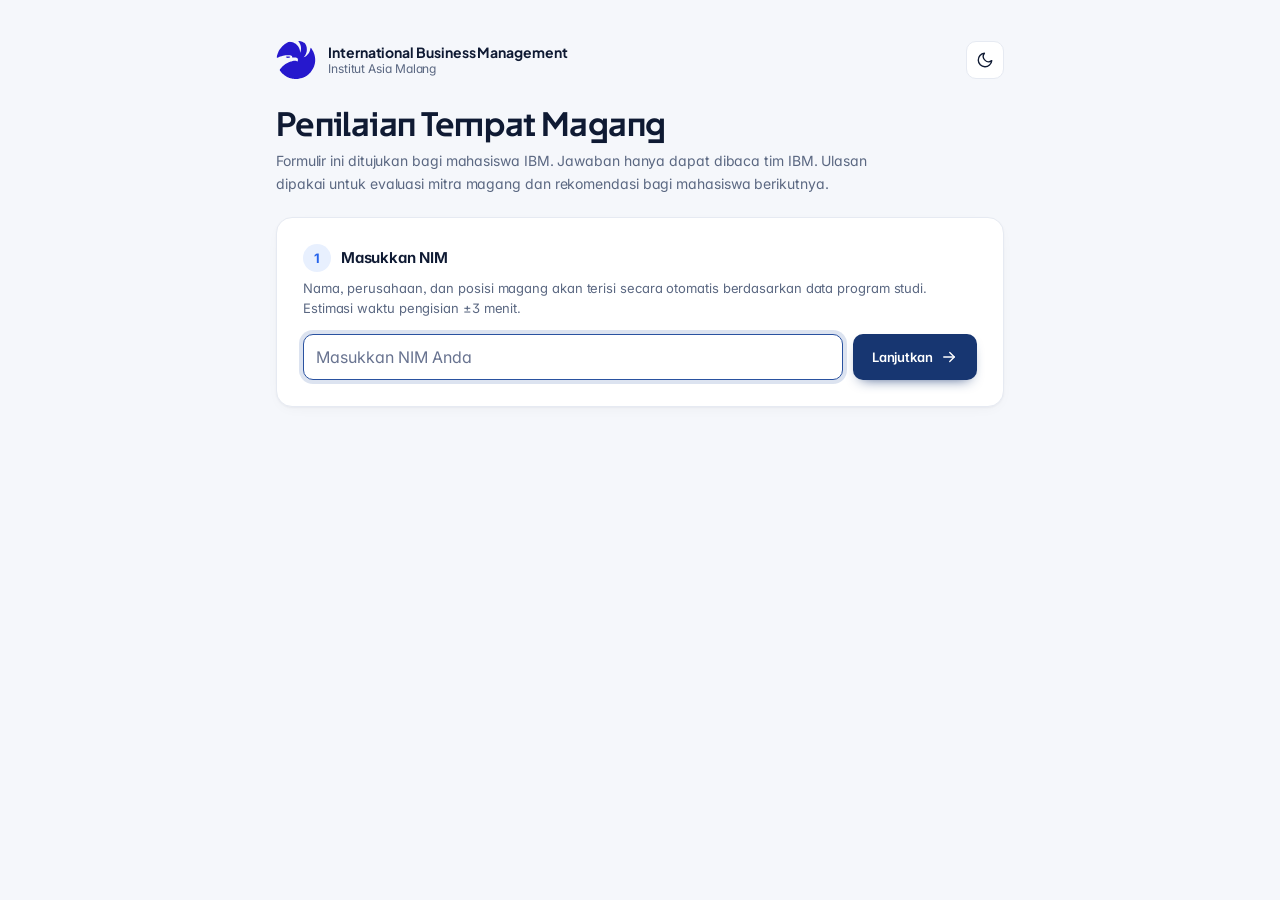
<file: penilaian-magang.html>
<!doctype html>
<html lang="id">
<head>
  <meta charset="utf-8">
  <meta name="viewport" content="width=device-width, initial-scale=1, viewport-fit=cover">
  <meta name="theme-color" content="#FFFFFF">
  <meta name="format-detection" content="telephone=no">
  <title>Penilaian Tempat Magang · IBM Institut Asia Malang</title>
  <meta name="description" content="Form penilaian tempat magang untuk mahasiswa International Business Management (IBM) Institut Asia Malang.">
  <meta name="robots" content="noindex">
  <link rel="icon" href="assets/img/logo-light.svg" type="image/svg+xml" media="(prefers-color-scheme: light)">
  <link rel="icon" href="assets/img/logo-dark.svg" type="image/svg+xml" media="(prefers-color-scheme: dark)">
  <script src="assets/js/boot.js"></script>
  <link rel="preconnect" href="https://fonts.googleapis.com">
  <link rel="preconnect" href="https://fonts.gstatic.com" crossorigin>
  <link href="https://fonts.googleapis.com/css2?family=Inter:wght@400;500;600;700&family=Plus+Jakarta+Sans:wght@600;700;800&display=swap" rel="stylesheet">
  <link rel="stylesheet" href="assets/css/tokens.css">
  <link rel="stylesheet" href="assets/css/app.css">
  <link rel="stylesheet" href="assets/css/form-publik.css">
</head>
<body class="public">
  <main class="pf" id="app">
    <header class="pf-head">
      <!-- Baris merek: logo · nama program · tombol tema -->
      <div class="pf-top">
        <span class="logo pf-logo"><img class="logo-l" src="assets/img/logo-light.svg" alt="" width="40" height="40"><img class="logo-d" src="assets/img/logo-dark.svg" alt="" width="40" height="40"></span>
        <span class="pf-org"><strong>International Business Management</strong><small>Institut Asia Malang</small></span>
        <button class="btn btn-ghost btn-icon" type="button" id="pf-theme" aria-label="Ganti tema terang/gelap" title="Ganti tema terang/gelap"></button>
      </div>
      <h1>Penilaian Tempat Magang</h1>
      <!-- Nama batch diisi otomatis dari tautan (?batch=B1) oleh penilaian-form.js -->
      <p id="pf-batch">Formulir ini ditujukan bagi mahasiswa IBM. Jawaban hanya dapat dibaca tim IBM. Ulasan dipakai untuk evaluasi mitra magang dan rekomendasi bagi mahasiswa berikutnya.</p>
    </header>
    <div id="pf-body" class="pf-body">
      <div class="boot" role="status"><p class="muted">Memuat form…</p></div>
    </div>
  </main>
  <div class="toasts" id="toasts" role="status" aria-live="polite"></div>
  <noscript>Form ini memerlukan JavaScript.</noscript>
  <script type="module" src="assets/js/penilaian-form.js"></script>
</body>
</html>
</file>
<file: assets/css/tokens.css>
/* =========================================================================
   DESIGN TOKENS — disalin dari style website IBM agar seragam.
   Bagian "Tambahan dashboard" di bawah hanya menambah token yang dibutuhkan
   dashboard (status, grafik, sidebar); token asli tidak diubah.
   ========================================================================= */

/* ---------- 1. Design tokens ---------- */
:root {
  /* Biru identitas dan turunannya */
  --brand:      #173671;
  --brand-700:  #102A5C;
  --brand-800:  #0C2048;
  --brand-900:  #08142F;
  --brand-500:  #2A52A0;
  --brand-300:  #8CA2D2;
  --brand-100:  #DDE4F2;
  --brand-50:   #EEF2F9;

  /* Kuning identitas dan turunannya */
  --gold:       #EBB213;
  --gold-hover: #F5C93A;
  --gold-ink:   #7F5E00;   /* teks aksen di latar terang (kontras 6:1) */
  --gold-100:   #FCF3D2;

  /* Netral */
  --ink:    #0F1A33;       /* judul */
  --text:   #33415C;       /* isi */
  --muted:  #5B6882;       /* teks sekunder */
  --line:   #DAE0EC;       /* garis/border */
  --paper:  #F4F6FA;       /* latar halaman */
  --white:  #FFFFFF;

  /* Token semantik */
  --surface:      #FFFFFF;   /* kartu, header, input */
  --surface-alt:  #FFFFFF;   /* latar section putih */
  --link:         var(--brand);
  --link-2:       var(--brand-500);
  --fill-ui:      var(--brand);
  --fill-ui-hover: var(--brand-700);
  --focus:        var(--brand-500);
  --header-bg:    rgba(255, 255, 255, .92);
  --partner-surface: #FFFFFF;

  /* Tipografi */
  --font-head: "Plus Jakarta Sans", "Inter", system-ui, -apple-system, "Segoe UI", Roboto, Arial, sans-serif;
  --font-sans: "Inter", system-ui, -apple-system, "Segoe UI", Roboto, Arial, sans-serif;

  /* Layout */
  --container: 1200px;
  --gutter: clamp(1.25rem, 4vw, 2.5rem);
  --space-section: clamp(4rem, 2.5rem + 5.5vw, 7.5rem);
  --header-h: 80px;

  /* Bentuk */
  --r-sm: 8px;
  --r-md: 14px;
  --r-lg: 22px;
  --shadow-pop: 0 20px 44px -20px rgba(8, 20, 47, .38);
  --ease: cubic-bezier(.2, .7, .2, 1);

  color-scheme: light;

  /* ---------- Tambahan dashboard ---------- */
  --topbar-h: 64px;
  --sidebar-w: 252px;
  --rail-w: 84px;       /* sidebar ikon di tablet (641–1024px) */
  --bottom-h: 62px;     /* navigasi bawah di HP (≤ 640px) */
  --page-max: 1560px;

  /* Huruf antarmuka: Inter untuk seluruh teks & judul kartu, Plus Jakarta Sans
     hanya untuk judul halaman, angka KPI, dan nama aplikasi. */
  --font-ui: "Inter", system-ui, -apple-system, BlinkMacSystemFont, "Segoe UI", Roboto, "Helvetica Neue", Arial, sans-serif;
  --fs-2xs: 11px;    /* judul kolom tabel, label kecil */
  --fs-xs: 12px;     /* teks sekunder, bantuan */
  --fs-sm: 13px;     /* isi tabel, tombol, input */
  --fs-base: 14px;   /* teks utama */
  --fs-md: 15px;     /* judul kartu */
  --fs-lg: 17px;     /* judul bagian / popup */
  --fs-xl: clamp(1.3rem, 1.12rem + .55vw, 1.6rem);   /* judul halaman */
  --fs-kpi: clamp(1.2rem, 1.08rem + .4vw, 1.45rem);  /* angka KPI */
  --ctl-h: 38px;     /* tinggi input, select, tombol */
  --ctl-h-sm: 32px;
  --r-card: 16px;
  --r-sm: 10px;                       /* tombol, input (menimpa nilai website 8px khusus dashboard) */
  --paper: #F5F7FB;                   /* latar halaman dashboard */
  --line:  #E6EAF2;                   /* garis kartu/tabel dashboard */
  --surface-sunk: #F8FAFD;            /* header tabel, area input pasif */
  --row-hover:    #F5F8FD;
  --group-bg:     #EEF2F9;            /* baris pembatas grup tabel (mis. Semester 1 / Batch 1) — biru lembut, teks --link */
  --shadow-card:  0 1px 2px rgba(15, 26, 51, .04), 0 4px 16px -6px rgba(15, 26, 51, .06);
  --placeholder:  #687390;            /* ≥ 4.5:1 di atas --surface & --surface-sunk */
  --scroll-thumb: #C3CDE2;
  --ring:         rgba(42, 82, 160, .16);

  /* Ritme jarak: rapat di dalam satu kelompok, lega di antara blok
     (judul → tab → isi tab → KPI → tabel; judul bagian Dashboard memakai --sp-section) */
  --sp-tight:   8px;
  --sp-group:   16px;
  --sp-block:   clamp(20px, 1rem + .9vw, 28px);
  --sp-section: clamp(28px, 1.25rem + 1.6vw, 44px);

  /* Gerak: ease-out eksponensial, singkat; semua mati otomatis bila prefers-reduced-motion */
  --ease-out: cubic-bezier(.16, 1, .3, 1);
  --dur-1: 120ms;   /* hover, tekan, keluar */
  --dur-2: 200ms;   /* popup masuk, toast */
  --dur-3: 320ms;   /* isi halaman/tab masuk */
  --line-soft:    #EEF1F6;            /* garis antar-baris tabel */
  --scrim:        rgba(8, 20, 47, .45);

  /* Status — selalu dipasangkan dengan label/ikon, tidak warna saja.
     Tiap nada punya hue yang jelas berbeda (tidak "nyaru"), kontras teks ≥ 4.5:1 di atas latarnya. */
  --ok:       #067647;  --ok-bg:      #DCFAE6;   /* hijau  — selesai, lunas, hadir */
  --warn:     #A15C07;  --warn-bg:    #FEF3C7;   /* amber  — proses, menunggu */
  --bad:      #B42318;  --bad-bg:     #FEE4E2;   /* merah  — belum, ditolak, tidak hadir */
  --info:     #175CD3;  --info-bg:    #DCEBFE;   /* biru   — dijadwalkan, diterima, online */
  --neutral:  #475467;  --neutral-bg: #EEF1F6;   /* abu    — draft, tidak aktif */
  --violet:   #6941C6;  --violet-bg:  #EFE8FD;   /* ungu   — lulus, diganti dosen lain */
  --teal:     #0E7490;  --teal-bg:    #D5F4F9;   /* toska  — berjalan, tugas mandiri, daring */

  /* Grafik (divalidasi untuk buta warna & kontras terhadap permukaan) */
  --chart-1: #2A52A0;   /* pemasukan / seri utama */
  --chart-2: #C8940A;   /* pengeluaran / seri kedua */
  --chart-3: #B4466E;   /* seri ketiga (divalidasi CVD bersama chart-1 & 2) */
  --chart-grid: #E6EAF2;

  /* Sidebar terang (sewarna kartu); menu aktif = pil biru lembut. Footer mengikuti --side-bg. */
  --side-bg:      var(--surface);
  --side-ink:     var(--text);
  --side-muted:   var(--muted);
  --side-hover:   var(--row-hover);
  --side-active:  var(--brand-50);
  --side-line:    var(--line);

  /* Warna pastel ikon (lingkaran KPI, kotak ikon rekap menu): teks + latar */
  --t-blue:   #2563EB;  --t-blue-bg:   #E8F0FE;
  --t-green:  #0E9F6E;  --t-green-bg:  #E3F7EE;
  --t-amber:  #B7791F;  --t-amber-bg:  #FDF1D7;
  --t-violet: #6D4AD6;  --t-violet-bg: #EEE9FC;
}

/* =========================================================================
   MODE GELAP — hanya menimpa token warna saat <html data-theme="dark">.
   Pilihan disimpan di localStorage ("ibm_theme"), sama dengan website.
   ========================================================================= */
:root[data-theme="dark"] {
  color-scheme: dark;
  --paper:        #0A1124;
  --surface:      #111B36;
  --surface-alt:  #0D1630;
  --ink:          #F2F5FB;
  --text:         #C6D0E6;
  --muted:        #98A5C2;
  --line:         #25335A;
  --brand-50:     #1A284D;
  --brand-100:    #263760;
  --gold-ink:     #EBB213;
  --gold-100:     rgba(235, 178, 19, .13);
  --link:         #A5BEF2;
  --link-2:       #8FB0F5;
  --fill-ui:      #2A52A0;
  --fill-ui-hover:#3A66BE;
  --focus:        #EBB213;
  --header-bg:    rgba(10, 17, 36, .88);
  --partner-surface: #F5F7FC;
  --shadow-pop:   0 20px 44px -20px rgba(0, 0, 0, .75);
  background: var(--paper);

  /* Tambahan dashboard */
  --surface-sunk: #0D1630;
  --row-hover:    #16224A;
  --group-bg:     #1B2852;
  --placeholder:  #7F8BA8;            /* ≥ 4.5:1 di atas --surface gelap */
  --scroll-thumb: #2E3D66;
  --ring:         rgba(165, 190, 242, .2);
  --line-soft:    #1E2B50;
  --scrim:        rgba(3, 8, 20, .65);
  --shadow-card:  0 1px 0 rgba(255, 255, 255, .02) inset;
  --ok:      #74D3A2;  --ok-bg:      rgba(116, 211, 162, .13);
  --warn:    #F5BE4F;  --warn-bg:    rgba(245, 190, 79, .14);
  --bad:     #FF9C94;  --bad-bg:     rgba(255, 120, 110, .14);
  --info:    #84B4FF;  --info-bg:    rgba(132, 180, 255, .14);
  --neutral: #A9B4CC;  --neutral-bg: rgba(169, 180, 204, .13);
  --violet:  #C4B1FA;  --violet-bg:  rgba(196, 177, 250, .14);
  --teal:    #6FD3E3;  --teal-bg:    rgba(111, 211, 227, .13);
  --chart-1: #5A82D2;
  --chart-2: #B8870A;
  --chart-3: #C8608A;
  --chart-grid: #1E2A4D;
  --side-bg: #0E1730;
  --t-blue:   #8FB0F5;  --t-blue-bg:   rgba(143, 176, 245, .14);
  --t-green:  #6FD6A8;  --t-green-bg:  rgba(111, 214, 168, .13);
  --t-amber:  #F0C15A;  --t-amber-bg:  rgba(240, 193, 90, .13);
  --t-violet: #B7A4F5;  --t-violet-bg: rgba(183, 164, 245, .14);
}
</file>
<file: assets/css/app.css>
/* =========================================================================
   DASHBOARD IBM — komponen antarmuka
   Semua warna & ukuran memakai token di tokens.css (mode terang & gelap otomatis).
   Struktur: 1 dasar · 2 kerangka · 3 halaman · 4 kartu & KPI · 5 tombol ·
             6 input & form · 7 tabel · 8 badge · 9 tab · 10 popup · 11 grafik ·
             12 jadwal · 13 kalender · 14 login · 15 responsif · 16 cetak
   Titik henti: ≤ 1200 (laptop kecil) · ≤ 1024 (tablet, sidebar jadi laci) ·
                ≤ 640 (HP) · ≤ 380 (HP kecil)
   ========================================================================= */

/* ---------- 1. Dasar ---------- */
*, *::before, *::after { box-sizing: border-box; }
html { -webkit-text-size-adjust: 100%; text-size-adjust: 100%; scroll-padding-top: calc(var(--topbar-h) + 12px); }
body {
  margin: 0; min-height: 100vh; min-height: 100dvh; overflow-x: hidden;
  font-family: var(--font-ui); font-size: var(--fs-base); line-height: 1.5; letter-spacing: -.006em;
  color: var(--text); background: var(--paper);
  -webkit-font-smoothing: antialiased; -moz-osx-font-smoothing: grayscale; text-rendering: optimizeLegibility;
  font-feature-settings: "cv11", "ss01", "ss03";
}
h1, h2, h3, h4 { font-family: var(--font-ui); color: var(--ink); margin: 0; line-height: 1.3; letter-spacing: -.012em; font-weight: 650; }
h1 { font-family: var(--font-head); font-weight: 700; letter-spacing: -.02em; }
p { margin: 0; }
a { color: var(--link-2); text-decoration: none; }
a:hover { text-decoration: underline; }
button, input, select, textarea { font: inherit; color: inherit; letter-spacing: inherit; }
button { -webkit-tap-highlight-color: transparent; }
img { max-width: 100%; }
:focus-visible { outline: 2px solid var(--focus); outline-offset: 2px; border-radius: 4px; }
.sr-only { position: absolute; width: 1px; height: 1px; overflow: hidden; clip: rect(0 0 0 0); white-space: nowrap; }
.num { font-variant-numeric: tabular-nums; }
.muted { color: var(--muted); }
.nowrap { white-space: nowrap; }
.hidden { display: none !important; }
.icon { width: 18px; height: 18px; flex: none; stroke: currentColor; fill: none; stroke-width: 1.8; stroke-linecap: round; stroke-linejoin: round; }
.icon.sm { width: 15px; height: 15px; }
::selection { background: var(--brand-100); color: var(--ink); }

/* ---------- 2. Kerangka ---------- */
.app { display: grid; grid-template-columns: var(--sidebar-w) minmax(0, 1fr); min-height: 100vh; min-height: 100dvh; }
.sidebar {
  position: sticky; top: 0; height: 100vh; height: 100dvh; overflow-y: auto; overscroll-behavior: contain;
  background: var(--side-bg); color: var(--side-ink); display: flex; flex-direction: column;
  border-right: 1px solid var(--side-line); scrollbar-width: thin; scrollbar-color: rgba(255,255,255,.15) transparent;
  padding-bottom: env(safe-area-inset-bottom);
}
.brand { display: flex; align-items: center; gap: 12px; padding: 18px 20px 16px; border-bottom: 1px solid var(--side-line); text-decoration: none !important; }
/* Logo: dua versi (biru terang · kuning gelap), tampil sesuai tema. Ukuran per tempat di bawah. */
.logo { display: inline-grid; flex: none; line-height: 0; }
.logo img { display: block; width: 100%; height: 100%; object-fit: contain; }
.logo .logo-d { display: none; }
:root[data-theme="dark"] .logo .logo-l { display: none; }
:root[data-theme="dark"] .logo .logo-d { display: block; }
.brand-mark { width: 40px; height: 40px; }          /* sidebar desktop & laci menu HP */
.gate-logo { width: 40px; height: 40px; }          /* kartu login (hanya layar sempit) */
.gate-art-logo { width: 40px; height: 40px; }       /* panel navy login (selalu kuning) */
.boot-logo { width: 56px; height: 56px; }           /* layar memuat */
.pf-logo { width: 40px; height: 40px; }             /* form publik penilaian magang */
.brand-text strong { display: block; font-family: var(--font-head); font-size: 15px; color: #fff; letter-spacing: 0; line-height: 1.25; }
.brand-text span { display: block; font-size: var(--fs-xs); color: var(--side-muted); line-height: 1.35; }
.nav { padding: 10px 12px 22px; flex: 1; }
.nav-group { margin-top: 18px; }
.nav-group.no-label { margin-top: 4px; }
.nav-group > span { display: block; padding: 0 10px 6px; font-size: var(--fs-2xs); font-weight: 650; letter-spacing: .08em; text-transform: uppercase; color: var(--side-muted); }
.nav a {
  position: relative; display: flex; align-items: center; gap: 11px; min-height: 36px; padding: 7px 10px; margin: 1px 0; border-radius: var(--r-sm);
  color: var(--side-ink); font-weight: 500; font-size: 13.5px; line-height: 1.3; text-decoration: none; transition: background .15s var(--ease), color .15s var(--ease);
}
.nav a > span:not(.count) { min-width: 0; overflow-wrap: anywhere; }
.nav a .icon { opacity: .85; }
.nav a:hover { background: var(--side-hover); color: #fff; }
.nav a[aria-current="page"] { background: var(--side-active); color: #fff; font-weight: 600; }
.nav a[aria-current="page"]::before { content: ""; position: absolute; left: -12px; top: 8px; bottom: 8px; width: 3px; border-radius: 0 3px 3px 0; background: var(--gold); }
.nav a[aria-current="page"] .icon { color: var(--gold); opacity: 1; }
.nav .count { margin-left: auto; font-size: var(--fs-2xs); color: var(--side-muted); font-variant-numeric: tabular-nums; padding-left: 6px; }
.side-foot { padding: 14px 20px 18px; border-top: 1px solid var(--side-line); font-size: var(--fs-xs); color: var(--side-muted); display: grid; gap: 4px; }
.side-foot .mode { display: inline-flex; align-items: center; gap: 6px; }
.side-foot .dot { width: 7px; height: 7px; border-radius: 50%; background: #74D3A2; }
.side-foot .dot.demo { background: var(--gold); }

.main { min-width: 0; display: flex; flex-direction: column; }
.topbar {
  position: sticky; top: 0; z-index: 20; height: var(--topbar-h); display: flex; align-items: center; gap: 8px;
  padding: 0 max(var(--gutter), env(safe-area-inset-right)) 0 max(var(--gutter), env(safe-area-inset-left));
  background: var(--header-bg); backdrop-filter: saturate(1.4) blur(10px); -webkit-backdrop-filter: saturate(1.4) blur(10px); border-bottom: 1px solid var(--line);
}
.topbar .crumb { display: flex; align-items: center; gap: 8px; font-size: var(--fs-sm); color: var(--muted); min-width: 0; overflow: hidden; white-space: nowrap; }
.topbar .crumb b { color: var(--ink); font-weight: 600; overflow: hidden; text-overflow: ellipsis; }
.topbar .crumb .sep { color: var(--line); }
.topbar .spacer { flex: 1; }
.btn.menu-btn { display: none; }
.nav a .short { display: none; }
.more-menu { display: none; }
.more-btn { border: 1px solid var(--brand-100); cursor: pointer; padding: 0; }
.more-btn:hover { border-color: var(--brand-300); }
.menu-who { display: grid; padding: 6px 10px 4px; line-height: 1.35; }
.menu-who b { color: var(--ink); font-size: var(--fs-sm); font-weight: 600; }
.menu-who small { color: var(--muted); font-size: var(--fs-xs); overflow-wrap: anywhere; }

/* Navigasi bawah (hanya HP) */
.bottom-nav {
  display: none; position: fixed; left: 0; right: 0; bottom: 0; z-index: 40; grid-template-columns: repeat(5, minmax(0, 1fr));
  min-height: var(--bottom-h); padding: 4px max(6px, env(safe-area-inset-right)) calc(4px + env(safe-area-inset-bottom)) max(6px, env(safe-area-inset-left));
  background: var(--header-bg); backdrop-filter: saturate(1.4) blur(10px); -webkit-backdrop-filter: saturate(1.4) blur(10px); border-top: 1px solid var(--line);
}
.bottom-nav a, .bottom-nav button {
  display: flex; flex-direction: column; align-items: center; justify-content: center; gap: 3px; min-width: 0; padding: 4px 2px; border: 0; background: none; cursor: pointer;
  color: var(--muted); font-size: var(--fs-2xs); font-weight: 600; line-height: 1.2; text-decoration: none !important;
}
.bottom-nav span { max-width: 100%; overflow: hidden; text-overflow: ellipsis; white-space: nowrap; }
.bottom-nav i { display: grid; place-items: center; width: 52px; height: 28px; border-radius: 999px; transition: background .15s var(--ease); }
.bottom-nav .icon { width: 20px; height: 20px; }
.bottom-nav [aria-current="page"], .bottom-nav .on { color: var(--ink); }
.bottom-nav [aria-current="page"] i, .bottom-nav .on i { background: var(--brand-100); color: var(--link); }
.user-chip { display: inline-flex; align-items: center; gap: 8px; font-size: var(--fs-sm); color: var(--text); padding-left: 10px; margin-left: 2px; border-left: 1px solid var(--line); }
.user-chip .who { display: flex; flex-direction: column; line-height: 1.25; }
.user-chip .who b { font-weight: 600; color: var(--ink); }
.user-chip .who small { color: var(--muted); font-size: 11.5px; }
.lang-switch { display: inline-flex; border: 1px solid var(--line); border-radius: 999px; padding: 2px; background: var(--surface); }
.lang-switch button { border: 0; background: none; height: 26px; min-width: 34px; padding: 0 9px; border-radius: 999px; font-size: var(--fs-2xs); font-weight: 700; color: var(--muted); cursor: pointer; letter-spacing: .04em; }
.lang-switch button[aria-pressed="true"] { background: var(--fill-ui); color: #fff; }
.theme-switch button { display: inline-grid; place-items: center; }
.theme-switch .icon { width: 14px; height: 14px; }

/* Footer: warna sama dengan sidebar */
.app-footer {
  margin-top: auto; background: var(--side-bg); color: var(--side-muted);
  padding: 14px max(var(--gutter), env(safe-area-inset-right)) calc(14px + env(safe-area-inset-bottom)) max(var(--gutter), env(safe-area-inset-left));
  font-size: var(--fs-xs); line-height: 1.5; text-align: center;
}
.app-footer p { margin: 0; }

/* ---------- 3. Halaman ---------- */
.page { padding: 28px var(--gutter) 64px; width: 100%; max-width: var(--page-max); margin: 0 auto; padding-bottom: calc(64px + env(safe-area-inset-bottom)); }
.page-head, .module-head { display: flex; align-items: flex-end; justify-content: space-between; gap: 14px 24px; flex-wrap: wrap; margin-bottom: 20px; }
.page-head > div:first-child, .module-head > .module-title { min-width: min(100%, 300px); flex: 1 1 380px; }
.page-head h1, .module-head h1 { font-size: var(--fs-xl); line-height: 1.25; }
.page-head p, .module-head p { margin-top: 6px; color: var(--muted); max-width: 80ch; font-size: 13.5px; line-height: 1.55; }
.module-head { margin-bottom: 4px; }
.eyebrow { display: inline-block; font-size: var(--fs-2xs); font-weight: 650; letter-spacing: .08em; text-transform: uppercase; color: var(--gold-ink); margin-bottom: 6px; }
.actions { display: flex; gap: 8px; flex-wrap: wrap; align-items: center; }
.page-head .actions, .module-head .actions { justify-content: flex-end; }
.page-head .actions .select, .page-head .actions .input, .module-head .actions .select { width: auto; max-width: 100%; }
.section-title { font-size: var(--fs-md); margin: 28px 0 12px; display: flex; align-items: center; gap: 8px; }

/* Di dalam halaman bertab: judul isi tab tampil sebagai judul bagian (lebih kecil) */
.tab-body > div > .page-head, .tab-body > .page-head { margin-bottom: 18px; }
.tab-body .page-head h1 { font-family: var(--font-ui); font-size: var(--fs-lg); font-weight: 650; letter-spacing: -.012em; }
.tab-body .page-head .eyebrow { display: none; }
.tab-body .page-head p { font-size: var(--fs-sm); margin-top: 4px; }

/* Subtitle selebar halaman (.has-desc): judul + tombol di baris atas, subtitle penuh di bawahnya
   — tidak dibatasi 80ch sehingga di desktop tampil satu baris; di layar kecil membungkus wajar. */
.page-head.has-desc > div:first-child { flex: 1 1 auto; min-width: min(100%, 220px); }
.page-head.has-desc > .actions { order: 1; }
.page-head.has-desc > .page-desc { order: 2; flex: 1 0 100%; max-width: none; margin-top: -8px; text-wrap: pretty; overflow-wrap: anywhere; }
.tab-body .page-head.has-desc > .page-desc { margin-top: -10px; }

/* Pemilih berlabel (mis. Batch) — satu kotak rapi: label + dropdown */
.picker { display: inline-flex; align-items: stretch; height: var(--ctl-h); border: 1px solid var(--line); border-radius: var(--r-sm); background: var(--surface); overflow: hidden; max-width: 100%; transition: border-color .15s, box-shadow .15s; }
.picker:focus-within { border-color: var(--brand-500); box-shadow: 0 0 0 4px var(--ring); }
.picker-label { display: inline-flex; align-items: center; padding: 0 12px; font-size: var(--fs-2xs); font-weight: 650; letter-spacing: .06em; text-transform: uppercase; color: var(--muted); background: var(--surface-sunk); border-right: 1px solid var(--line); white-space: nowrap; }
.picker .select { border: 0; height: 100%; border-radius: 0; min-width: 150px; box-shadow: none !important; background-color: transparent; }
.picker.picker-wide { flex: 1 1 360px; }
.picker.picker-wide .select { flex: 1; min-width: 0; }
.legend-row { align-items: center; }
.legend-row > .icon { color: var(--link-2); margin-right: -8px; }

/* ---------- 4. Kartu & KPI ---------- */
.card { background: var(--surface); border: 1px solid var(--line); border-radius: var(--r-card); box-shadow: var(--shadow-card); min-width: 0; }
.card + .card { margin-top: 16px; }
.grid > .card + .card { margin-top: 0; }
.card-pad { padding: 20px; }
.card-head { display: flex; align-items: center; justify-content: space-between; gap: 10px 12px; padding: 16px 20px; border-bottom: 1px solid var(--line); flex-wrap: wrap; }
.card-head > div:first-child { min-width: 0; flex: 1 1 240px; }
.card-head h2, .card-head h3 { font-size: var(--fs-md); font-weight: 650; display: flex; align-items: center; gap: 8px; flex-wrap: wrap; }
.card-head p { margin-top: 3px; font-size: var(--fs-xs); color: var(--muted); }
.card-body { padding: 18px 20px; }
.card-pad > h3:first-child { font-size: var(--fs-md) !important; }
.grid { display: grid; gap: 16px; }
.grid-2 { grid-template-columns: repeat(2, minmax(0, 1fr)); }
.grid-3 { grid-template-columns: repeat(3, minmax(0, 1fr)); }
.grid-main { grid-template-columns: minmax(0, 1.7fr) minmax(0, 1fr); }
.mt { margin-top: 16px; }
.stack > * + * { margin-top: 16px; }

.kpis { display: grid; grid-template-columns: repeat(auto-fit, minmax(200px, 1fr)); gap: 14px; margin-bottom: 18px; }
.kpi { background: var(--surface); border: 1px solid var(--line); border-radius: var(--r-card); padding: 16px 18px; box-shadow: var(--shadow-card); min-width: 0; position: relative; display: flex; flex-direction: column; }
.kpi .label { font-size: var(--fs-xs); color: var(--muted); font-weight: 550; display: flex; align-items: center; gap: 8px; line-height: 1.35; }
.kpi .kpi-ico { display: inline-grid; place-items: center; width: 26px; height: 26px; border-radius: 7px; background: var(--brand-50); color: var(--link-2); flex: none; }
.kpi .kpi-ico .icon { width: 15px; height: 15px; }
.kpi .value { font-family: var(--font-head); font-size: var(--fs-kpi); font-weight: 700; color: var(--ink); margin-top: 10px; font-variant-numeric: tabular-nums; line-height: 1.15; overflow-wrap: anywhere; letter-spacing: -.02em; }
.kpi .value.small { font-size: 1.02rem; line-height: 1.3; letter-spacing: -.01em; }
.kpi .sub { font-size: var(--fs-xs); color: var(--muted); margin-top: 4px; line-height: 1.4; }
.kpi .meter { margin-top: auto; padding-top: 0; }
.kpi .sub + .meter, .kpi .value + .meter { margin-top: 10px; }
.kpi.accent { box-shadow: inset 0 3px 0 var(--gold), var(--shadow-card); }
.kpi.accent .kpi-ico { background: var(--gold-100); color: var(--gold-ink); }
.kpi a.stretch { position: absolute; inset: 0; border-radius: inherit; }
.kpi a.stretch:hover { background: rgba(42, 82, 160, .04); }
.meter { height: 6px; border-radius: 6px; background: var(--neutral-bg); overflow: hidden; margin-top: 10px; }
.meter > i { display: block; height: 100%; border-radius: 6px; background: var(--chart-1); }
.meter.ok > i { background: var(--ok); }
.meter.warn > i { background: var(--gold); }
.meter.bad > i { background: var(--bad); }

/* ---------- 5. Tombol ---------- */
.btn {
  display: inline-flex; align-items: center; justify-content: center; gap: 7px; height: var(--ctl-h); padding: 0 14px; border-radius: var(--r-sm);
  border: 1px solid transparent; font-weight: 600; font-size: var(--fs-sm); line-height: 1; cursor: pointer; white-space: nowrap; text-decoration: none !important;
  transition: background .15s var(--ease), border-color .15s var(--ease), color .15s var(--ease), box-shadow .15s var(--ease), transform var(--dur-1) var(--ease-out);
}
.btn:active:not([disabled]) { transform: translateY(1px); }
.btn[disabled] { opacity: .55; cursor: not-allowed; }
.btn-primary { background: var(--fill-ui); color: #fff; box-shadow: 0 1px 2px rgba(8, 20, 47, .12); }
.btn-primary:hover { background: var(--fill-ui-hover); }
.btn-gold { background: var(--gold); color: var(--brand-900); }
.btn-gold:hover { background: var(--gold-hover); }
.btn-ghost { background: var(--surface); border-color: var(--line); color: var(--ink); }
.btn-ghost:hover { border-color: var(--brand-300); background: var(--brand-50); }
.btn-danger { background: transparent; border-color: var(--line); color: var(--bad); }
.btn-danger:hover { background: var(--bad-bg); border-color: var(--bad); }
.btn-sm { height: var(--ctl-h-sm); padding: 0 11px; font-size: 12.5px; gap: 6px; }
.btn-icon { width: 34px; height: 34px; padding: 0; background: transparent; border-color: transparent; color: var(--muted); }
.btn-icon:hover { background: var(--brand-50); color: var(--ink); }
.btn-icon.danger:hover { background: var(--bad-bg); color: var(--bad); }
.btn-ghost.btn-icon { border-color: var(--line); background: var(--surface); color: var(--ink); font-size: 16px; }
.btn-block { width: 100%; }
/* Ikon (+) di tombol berteks: kotak 16px & garis 2px tepat di piksel → simetris, tidak buram */
.btn:not(.btn-icon) > .i-plus { width: 16px; height: 16px; stroke-width: 3; }
.menu { position: relative; }
.menu-list { position: absolute; right: 0; top: calc(100% + 6px); z-index: 30; min-width: 240px; background: var(--surface); border: 1px solid var(--line); border-radius: 10px; box-shadow: var(--shadow-pop); padding: 6px; }
.menu-list button { display: flex; width: 100%; align-items: center; gap: 10px; padding: 9px 10px; border: 0; background: none; border-radius: 7px; cursor: pointer; text-align: left; font-size: var(--fs-sm); color: var(--ink); }
.menu-list button .icon { color: var(--muted); }
.menu-list button:hover { background: var(--brand-50); }
.menu-list hr { border: 0; border-top: 1px solid var(--line); margin: 6px 0; }

/* ---------- 6. Input & formulir ---------- */
.toolbar { display: flex; gap: 10px; flex-wrap: wrap; align-items: center; padding: 14px 16px; border-bottom: 1px solid var(--line); }
.search { position: relative; flex: 1 1 260px; min-width: 200px; max-width: 360px; }
.search .icon { position: absolute; left: 11px; top: 50%; transform: translateY(-50%); color: var(--muted); pointer-events: none; }
.search input { padding-left: 36px; }
.toolbar .count { margin-left: auto; font-size: var(--fs-xs); color: var(--muted); white-space: nowrap; font-variant-numeric: tabular-nums; }
.toolbar .select { width: auto; min-width: 150px; max-width: 240px; flex: 0 1 auto; }
.filter-toggle { display: none; }
.filter-n { display: inline-grid; place-items: center; min-width: 18px; height: 18px; padding: 0 5px; border-radius: 999px; background: var(--fill-ui); color: #fff; font-size: 10.5px; font-weight: 700; }
.input, .select, .textarea {
  width: 100%; height: var(--ctl-h); padding: 0 12px; border-radius: var(--r-sm); border: 1px solid var(--line); background: var(--surface); color: var(--ink);
  font-size: 13.5px; transition: border-color .15s, box-shadow .15s; -webkit-appearance: none; appearance: none;
}
.input:hover, .select:hover, .textarea:hover { border-color: var(--brand-300); }
.select { padding-right: 34px; cursor: pointer; text-overflow: ellipsis; white-space: nowrap;
  background-image: url("data:image/svg+xml,%3Csvg xmlns='http://www.w3.org/2000/svg' width='12' height='12' viewBox='0 0 24 24' fill='none' stroke='%235B6882' stroke-width='2.4' stroke-linecap='round' stroke-linejoin='round'%3E%3Cpath d='m6 9 6 6 6-6'/%3E%3C/svg%3E");
  background-repeat: no-repeat; background-position: right 12px center; }
:root[data-theme="dark"] .select { background-image: url("data:image/svg+xml,%3Csvg xmlns='http://www.w3.org/2000/svg' width='12' height='12' viewBox='0 0 24 24' fill='none' stroke='%2398A5C2' stroke-width='2.4' stroke-linecap='round' stroke-linejoin='round'%3E%3Cpath d='m6 9 6 6 6-6'/%3E%3C/svg%3E"); }
.select option { color: var(--ink); background: var(--surface); }
.textarea { height: auto; min-height: 84px; padding: 9px 12px; resize: vertical; line-height: 1.5; }
input[type="date"].input, input[type="time"].input { min-width: 0; }
.input:focus, .select:focus, .textarea:focus { outline: none; border-color: var(--brand-500); box-shadow: 0 0 0 4px var(--ring); }
:root[data-theme="dark"] .input:focus, :root[data-theme="dark"] .select:focus, :root[data-theme="dark"] .textarea:focus { border-color: var(--link); }
.input::placeholder, .textarea::placeholder { color: var(--placeholder); }
.input[readonly] { background: var(--surface-sunk); }
:root[data-theme="dark"] input[type="date"], :root[data-theme="dark"] input[type="time"] { color-scheme: dark; }

.form-section { padding: 2px 0 20px; }
.form-section + .form-section { border-top: 1px solid var(--line); padding-top: 20px; }
.form-section > h3 { font-size: 14px; font-weight: 650; display: flex; align-items: center; gap: 8px; }
.form-section > h3::before { content: ""; width: 3px; height: 14px; border-radius: 2px; background: var(--gold); }
.form-section > p { margin: 4px 0 0; font-size: var(--fs-xs); color: var(--muted); line-height: 1.5; }
.form-grid { display: grid; grid-template-columns: repeat(6, minmax(0, 1fr)); gap: 14px 16px; margin-top: 14px; }
.form-section > .form-grid:first-child { margin-top: 0; }
.field { grid-column: span 6; min-width: 0; }
.field.half { grid-column: span 3; }
.field.third { grid-column: span 2; }
.field > label, .field > .flabel { display: block; font-size: 12.5px; font-weight: 600; color: var(--ink); margin-bottom: 6px; line-height: 1.35; }
.field .req { color: var(--bad); margin-left: 2px; }
.field .help { font-size: var(--fs-xs); color: var(--muted); margin-top: 5px; line-height: 1.45; }
.field.invalid .input, .field.invalid .select, .field.invalid .textarea { border-color: var(--bad); }
.field .err { font-size: var(--fs-xs); color: var(--bad); margin-top: 5px; }
.checks { display: flex; flex-wrap: wrap; gap: 8px 18px; padding-top: 4px; }
.check { display: inline-flex; align-items: flex-start; gap: 8px; font-size: 13.5px; cursor: pointer; color: var(--text); line-height: 1.45; }
.check input { width: 17px; height: 17px; accent-color: var(--fill-ui); margin: 1px 0 0; flex: none; }
.input-group { display: flex; }
.input-group .prefix { display: inline-flex; align-items: center; padding: 0 11px; border: 1px solid var(--line); border-right: 0; border-radius: var(--r-sm) 0 0 var(--r-sm); background: var(--surface-sunk); color: var(--muted); font-size: var(--fs-sm); }
.input-group .input { border-radius: 0 var(--r-sm) var(--r-sm) 0; }
.attach { border: 1px dashed var(--line); border-radius: var(--r-sm); padding: 10px; background: var(--surface-sunk); display: grid; gap: 8px; }
.attach-row { display: flex; gap: 8px; align-items: center; flex-wrap: wrap; }
.attach-row .input { flex: 1 1 220px; }
.file-chip { display: inline-flex; align-items: center; gap: 7px; max-width: 100%; padding: 4px 8px 4px 10px; border-radius: 999px; background: var(--brand-50); border: 1px solid var(--brand-100); font-size: 12.5px; color: var(--ink); }
.file-chip span { overflow: hidden; text-overflow: ellipsis; white-space: nowrap; max-width: 260px; }
.file-chip button { border: 0; background: none; padding: 2px; cursor: pointer; color: var(--muted); display: inline-flex; }
.file-chip button:hover { color: var(--bad); }

/* ---------- 7. Tabel (lebar penuh, tanpa geser samping; ≤ 960px menjadi kartu) ---------- */
.table-wrap { width: 100%; }
table.tbl { width: 100%; border-collapse: separate; border-spacing: 0; font-size: var(--fs-sm); }
.tbl th {
  text-align: left; background: var(--surface-sunk); color: var(--muted); font-weight: 650; font-size: var(--fs-2xs); letter-spacing: .05em; text-transform: uppercase;
  padding: 10px 16px; border-bottom: 1px solid var(--line); vertical-align: bottom; white-space: nowrap; line-height: 1.4;
}
.tbl thead th:first-child { border-top-left-radius: var(--r-card); }
.tbl thead th:last-child { border-top-right-radius: var(--r-card); }
.toolbar + .table-wrap .tbl thead th, .toolbar + .dt .tbl thead th, .card-head + .dt .tbl thead th, .card-head + .table-wrap .tbl thead th, .toolbar ~ div .tbl thead th { border-radius: 0; }
.tbl th.sortable { cursor: pointer; user-select: none; }
.tbl th.sortable:hover { color: var(--ink); }
.tbl th .arrow { display: inline-block; margin-left: 5px; opacity: .3; font-size: 8px; vertical-align: 1px; }
.tbl th.sorted { color: var(--ink); }
.tbl th.sorted .arrow { opacity: 1; color: var(--link-2); }
.tbl td { padding: 12px 16px; border-bottom: 1px solid var(--line-soft); vertical-align: top; color: var(--text); overflow-wrap: anywhere; line-height: 1.5; }
.tbl tbody tr { transition: background .12s; }
@media (hover: hover) { .tbl tbody tr:hover { background: var(--row-hover); } }
.tbl tbody tr.clickable { cursor: pointer; }
.tbl tbody tr:last-child td { border-bottom: 0; }
.tbl .right { text-align: right; }
.tbl .center { text-align: center; }
.tbl td.num, .tbl td.right { white-space: nowrap; overflow-wrap: normal; }
.tbl td .primary { color: var(--ink); font-weight: 600; }
.tbl td .secondary { display: block; font-size: var(--fs-xs); color: var(--muted); margin-top: 2px; line-height: 1.45; }
.tbl th .secondary { display: block; font-size: 10.5px; color: var(--muted); font-weight: 500; letter-spacing: 0; text-transform: none; }
/* Kolom aksi (ubah/hapus): rata kanan & sejajar dengan baris pertama teks, bukan di tengah baris */
.tbl td.actions-cell, .tbl th.actions-cell { width: 1%; white-space: nowrap; padding: 7px 12px 7px 8px; text-align: right; }
.tbl td.actions-cell { vertical-align: top; }
.row-actions { display: inline-flex; gap: 2px; justify-content: flex-end; align-items: center; }
.row-actions .btn-icon { width: 32px; height: 32px; border-radius: 7px; }
.row-actions .btn-sm { height: 30px; }
.tbl.compact td.actions-cell { padding-top: 4px; padding-bottom: 4px; }
.tbl tfoot td { font-weight: 650; color: var(--ink); background: var(--surface-sunk); border-top: 1px solid var(--line); border-bottom: 0; }
.tbl.compact td { padding: 9px 14px; }
.tbl .group-row td { background: var(--group-bg); font-weight: 650; color: var(--ink); font-size: var(--fs-xs); letter-spacing: .01em; padding-top: 9px; padding-bottom: 9px; border-bottom: 1px solid var(--line); }
.tbl tbody tr.group-row:hover { background: none; }
.tbl tr.is-today td { background: var(--gold-100); }
.tbl tr.is-future td { color: var(--muted); }
.pager { display: flex; align-items: center; justify-content: space-between; gap: 10px; padding: 10px 16px; border-top: 1px solid var(--line); font-size: var(--fs-xs); color: var(--muted); flex-wrap: wrap; }
.pager .btns { display: flex; gap: 6px; align-items: center; }
.empty { padding: 44px 20px; text-align: center; color: var(--muted); }
/* Hanya ikon besar tampilan kosong (anak langsung) — ikon di dalam tombol tidak ikut terdorong ke atas */
.empty > .icon { width: 34px; height: 34px; color: var(--brand-300); margin-bottom: 10px; }
.empty h3 { font-size: var(--fs-md); margin-bottom: 4px; }
.empty p { margin: 0 auto 14px; max-width: 52ch; font-size: var(--fs-sm); }

/* ---------- 8. Badge, pill, tautan dokumen ---------- */
.badge { display: inline-flex; align-items: center; gap: 6px; min-height: 22px; padding: 1px 9px; border-radius: 999px; font-size: 11.5px; font-weight: 600; white-space: nowrap; background: var(--neutral-bg); color: var(--neutral); line-height: 1.3; }
.badge::before { content: ""; width: 6px; height: 6px; border-radius: 50%; background: currentColor; opacity: .85; flex: none; }
.badge.plain::before { display: none; }
.badge.ok { background: var(--ok-bg); color: var(--ok); }
.badge.warn { background: var(--warn-bg); color: var(--warn); }
.badge.bad { background: var(--bad-bg); color: var(--bad); }
.badge.info { background: var(--info-bg); color: var(--info); }
.badge.violet { background: var(--violet-bg); color: var(--violet); }
.badge.teal { background: var(--teal-bg); color: var(--teal); }
.badge.neutral { background: var(--neutral-bg); color: var(--neutral); }
.pill { display: inline-block; padding: 1px 8px; border-radius: 6px; font-size: 11px; font-weight: 600; background: var(--brand-50); color: var(--link); border: 1px solid var(--brand-100); white-space: nowrap; vertical-align: 1px; line-height: 1.5; }
.pill.gold { background: var(--gold-100); color: var(--gold-ink); border-color: transparent; }
.pill.lb { background: var(--warn-bg); color: var(--warn); border-color: transparent; }
/* Pill bernada: dipakai bila beberapa tag tampil berdampingan (mis. UTS/UAS, mode kelas, libur) agar tidak serupa */
.pill.ok { background: var(--ok-bg); color: var(--ok); border-color: transparent; }
.pill.bad { background: var(--bad-bg); color: var(--bad); border-color: transparent; }
.pill.teal { background: var(--teal-bg); color: var(--teal); border-color: transparent; }
.pill.violet { background: var(--violet-bg); color: var(--violet); border-color: transparent; }
.doc-links { display: flex; flex-direction: column; gap: 3px; min-width: 0; }
.doc-link { display: inline-flex; align-items: flex-start; gap: 6px; font-size: 12.5px; max-width: 100%; line-height: 1.4; }
.doc-link span { overflow: hidden; text-overflow: ellipsis; display: -webkit-box; -webkit-line-clamp: 2; -webkit-box-orient: vertical; overflow-wrap: anywhere; }
.doc-link .icon { margin-top: 2px; }
.doc-link.none { color: var(--muted); }
.doc-link.none small { display: block; font-size: 11px; color: var(--warn); }
button.doc-link { border: 0; background: none; padding: 0; cursor: pointer; color: var(--link-2); text-align: left; }
button.doc-link:hover { text-decoration: underline; }
.progress-cell { min-width: 96px; }
.progress-cell .meter { margin-top: 5px; }
.progress-cell small { font-size: var(--fs-xs); color: var(--muted); font-variant-numeric: tabular-nums; }

/* ---------- 9. Tab & segmen ---------- */
.tabs { display: flex; gap: 26px; border-bottom: 1px solid var(--line); margin: 14px 0 24px; overflow-x: auto; scrollbar-width: none; -webkit-overflow-scrolling: touch; }
.tabs::-webkit-scrollbar { display: none; }
.tabs button { position: relative; flex: none; border: 0; background: none; padding: 11px 0 12px; font-weight: 600; font-size: 13.5px; color: var(--muted); cursor: pointer; white-space: nowrap; transition: color .15s; }
.tabs button:hover { color: var(--ink); }
.tabs button[aria-selected="true"] { color: var(--ink); }
.tabs button[aria-selected="true"]::after { content: ""; position: absolute; left: 0; right: 0; bottom: -1px; height: 2px; border-radius: 2px 2px 0 0; background: var(--gold); }
.page > .tabs:first-child { margin-top: 0; }
.seg { display: inline-flex; border: 1px solid var(--line); border-radius: var(--r-sm); background: var(--surface-sunk); padding: 3px; gap: 2px; height: var(--ctl-h); }
.seg button { border: 0; background: none; padding: 0 12px; height: 100%; border-radius: 6px; font-weight: 600; font-size: 12.5px; color: var(--muted); cursor: pointer; white-space: nowrap; }
.seg button:hover { color: var(--ink); }
.seg button[aria-pressed="true"] { background: var(--surface); color: var(--ink); box-shadow: 0 1px 2px rgba(8, 20, 47, .1); }

/* ---------- 10. Popup (selalu di tengah) ---------- */
dialog { color: var(--text); }
dialog::backdrop { background: var(--scrim); backdrop-filter: blur(3px); -webkit-backdrop-filter: blur(3px); }
.modal {
  padding: 0; border: 1px solid var(--line); border-radius: 16px; background: var(--surface); box-shadow: var(--shadow-pop);
  width: min(600px, calc(100vw - 32px)); max-height: min(88vh, 920px); max-height: min(88dvh, 920px); margin: auto;
}
.modal[open] { display: flex; flex-direction: column; animation: pop .18s var(--ease); }
.modal:focus, .modal:focus-visible { outline: none; }
.modal-sm { width: min(440px, calc(100vw - 32px)); }
.modal-lg { width: min(840px, calc(100vw - 32px)); }
.modal-xl { width: min(1120px, calc(100vw - 32px)); }
@keyframes pop { from { transform: translateY(8px) scale(.985); opacity: 0; } to { transform: none; opacity: 1; } }
.dlg-head { display: flex; align-items: flex-start; gap: 12px; padding: 18px 22px 16px; border-bottom: 1px solid var(--line); }
.dlg-head > div { min-width: 0; }
.dlg-head h2 { font-size: var(--fs-lg); font-weight: 650; }
.dlg-head p { margin-top: 3px; font-size: var(--fs-sm); color: var(--muted); }
.dlg-head .btn-icon { margin-left: auto; margin-top: -4px; margin-right: -6px; }
.dlg-body { padding: 20px 22px; overflow-y: auto; flex: 1; overscroll-behavior: contain; }
.dlg-foot { display: flex; gap: 8px; justify-content: flex-end; padding: 14px 22px; border-top: 1px solid var(--line); background: var(--surface-sunk); flex-wrap: wrap; border-radius: 0 0 16px 16px; }
.dlg-foot .left { margin-right: auto; display: flex; gap: 8px; flex-wrap: wrap; }

.toasts { position: fixed; right: 18px; bottom: calc(18px + env(safe-area-inset-bottom)); z-index: 100; display: grid; gap: 8px; max-width: min(380px, calc(100vw - 36px)); }
.toast { display: flex; gap: 10px; align-items: flex-start; padding: 12px 14px; border-radius: 10px; background: var(--brand-900); color: #fff; font-size: var(--fs-sm); box-shadow: var(--shadow-pop); animation: pop .18s var(--ease); }
:root[data-theme="dark"] .toast { background: #1C2A52; border: 1px solid var(--line); }
.toast .icon { color: var(--gold); margin-top: 1px; }
.toast.bad .icon { color: #FF9C94; }
.toast.ok .icon { color: #74D3A2; }
.note { display: flex; gap: 10px; padding: 12px 14px; border-radius: 10px; background: var(--info-bg); color: var(--text); font-size: var(--fs-sm); border: 1px solid var(--brand-100); line-height: 1.5; }
.note .icon { color: var(--link-2); margin-top: 1px; }
.note.warn { background: var(--warn-bg); border-color: transparent; }
.note.warn .icon { color: var(--warn); }
.note + .card, .note + .kpis, .note + .grid, .note + .note { margin-top: 14px; }

/* ---------- 11. Grafik & daftar ---------- */
.chart { width: 100%; }
.chart svg { display: block; width: 100%; height: auto; overflow: visible; }
.chart .grid-line { stroke: var(--chart-grid); stroke-width: 1; }
.chart .axis-label { fill: var(--muted); font-size: 11.5px; font-family: var(--font-ui); }
.chart .bar-1 { fill: var(--chart-1); }
.chart .bar-2 { fill: var(--chart-2); }
.chart .bar-3 { fill: var(--chart-3); }
.chart .bar-4 { fill: var(--muted); }
.chart .bar:hover, .chart .bar.active { filter: brightness(1.12); }
.chart .val-label { fill: var(--ink); font-size: 11px; font-weight: 600; font-family: var(--font-ui); }
.legend { display: flex; gap: 16px; flex-wrap: wrap; font-size: 12.5px; color: var(--text); margin-bottom: 10px; }
.legend i { display: inline-block; width: 10px; height: 10px; border-radius: 3px; margin-right: 6px; vertical-align: -1px; }
.chart-tip { position: fixed; z-index: 90; pointer-events: none; padding: 9px 11px; border-radius: var(--r-sm); background: var(--surface); border: 1px solid var(--line); box-shadow: var(--shadow-pop); font-size: 12.5px; color: var(--text); min-width: 170px; }
.chart-tip b { display: block; color: var(--ink); margin-bottom: 4px; }
.chart-tip .row { display: flex; justify-content: space-between; gap: 14px; }
.chart-tip .row i { display: inline-block; width: 8px; height: 8px; border-radius: 2px; margin-right: 6px; }
.hbars { display: grid; gap: 12px; }
.hbar { display: grid; grid-template-columns: minmax(0, 1fr) auto; gap: 4px 12px; font-size: var(--fs-sm); }
.hbar .name { color: var(--ink); overflow: hidden; text-overflow: ellipsis; white-space: nowrap; }
.hbar .val { color: var(--text); font-variant-numeric: tabular-nums; font-weight: 600; }
.hbar .track { grid-column: 1 / -1; height: 8px; border-radius: 6px; background: var(--neutral-bg); overflow: hidden; }
.hbar .track i { display: block; height: 100%; border-radius: 6px; background: var(--chart-1); }
.list { list-style: none; margin: 0; padding: 0; }
.list li { display: flex; gap: 12px; align-items: flex-start; padding: 13px 20px; border-bottom: 1px solid var(--line-soft); }
.list li:last-child { border-bottom: 0; }
.list li > div:nth-child(2) { min-width: 0; flex: 1; }
.list .ico { width: 32px; height: 32px; border-radius: 9px; display: grid; place-items: center; flex: none; background: var(--brand-50); color: var(--link-2); }
.list .ico.warn { background: var(--warn-bg); color: var(--warn); }
.list .ico.bad { background: var(--bad-bg); color: var(--bad); }
.list .ico.ok { background: var(--ok-bg); color: var(--ok); }
.list strong { color: var(--ink); font-weight: 600; display: block; font-size: 13.5px; line-height: 1.4; }
.list span { font-size: 12.5px; color: var(--muted); }
.list .more { margin-left: auto; font-size: 12.5px; white-space: nowrap; align-self: center; }
.matrix td.mark, .matrix th.mark { text-align: center; }
.matrix th:first-child, .matrix td:first-child { width: 48px; }
.tick { display: inline-grid; place-items: center; width: 28px; height: 28px; border-radius: 7px; border: 1px solid var(--line); background: var(--surface); cursor: pointer; color: transparent; transition: .12s; }
.tick.on { background: var(--ok-bg); border-color: transparent; color: var(--ok); }
.tick.part { background: var(--warn-bg); border-color: transparent; color: var(--warn); }
.tick:hover { border-color: var(--brand-300); }
.tick .icon { width: 15px; height: 15px; stroke-width: 2.4; }
.syllabus { counter-reset: meet; list-style: none; margin: 0; padding: 0; columns: 2; column-gap: 28px; }
.syllabus li { counter-increment: meet; break-inside: avoid; display: flex; gap: 10px; padding: 6px 0; font-size: var(--fs-sm); border-bottom: 1px dashed var(--line); }
.syllabus li::before { content: counter(meet, decimal-leading-zero); font-variant-numeric: tabular-nums; font-weight: 700; color: var(--gold-ink); min-width: 22px; }
.syllabus li.exam { color: var(--ink); font-weight: 600; }

/* Profil (dosen & mahasiswa) */
.profile { display: grid; grid-template-columns: 76px minmax(0, 1fr); gap: 18px; align-items: center; }
.profile h2 { font-size: 19px; }
.avatar { position: relative; width: 76px; height: 76px; border-radius: 18px; display: grid; place-items: center; font-family: var(--font-head); font-weight: 700; font-size: 22px; background: var(--brand-50); color: var(--link); border: 1px solid var(--brand-100); flex: none; overflow: hidden; letter-spacing: 0; }
.avatar img { width: 100%; height: 100%; object-fit: cover; display: block; }
.avatar.has-photo { background: var(--surface-sunk); }
.avatar.sm { width: 36px; height: 36px; border-radius: 10px; font-size: 12.5px; }
.avatar.xl { width: 96px; height: 96px; border-radius: 22px; font-size: 28px; }
.avatar.lg { width: 72px; height: 72px; border-radius: 16px; font-size: 20px; }
.photo-field { display: flex; gap: 16px; align-items: center; padding: 12px; border: 1px dashed var(--line); border-radius: 10px; background: var(--surface-sunk); }
.photo-ctl { flex: 1; min-width: 0; display: grid; gap: 8px; }
.name-cell { display: flex; gap: 12px; align-items: center; min-width: 0; }
.name-cell > div { min-width: 0; }
.dl { display: grid; grid-template-columns: 170px minmax(0, 1fr); gap: 9px 16px; margin: 0; font-size: var(--fs-sm); }
.dl dt { color: var(--muted); }
.dl dd { margin: 0; color: var(--ink); white-space: pre-line; overflow-wrap: anywhere; }

.profile-hero { display: flex; gap: 20px; align-items: center; }
.profile-hero .who { min-width: 0; flex: 1; }
.profile-hero h2 { font-size: 20px; line-height: 1.25; }
.profile-hero .sub { color: var(--muted); font-size: var(--fs-sm); margin-top: 4px; }
.profile-hero .tags { display: flex; gap: 6px; flex-wrap: wrap; align-items: center; margin-top: 10px; }
.profile-stats { display: grid; grid-template-columns: repeat(3, minmax(0, 1fr)); gap: 12px; }
.profile-stats > div { border: 1px solid var(--line); border-radius: 10px; padding: 12px 14px; background: var(--surface-sunk); min-width: 0; }
.profile-stats small { display: block; font-size: var(--fs-2xs); font-weight: 650; letter-spacing: .05em; text-transform: uppercase; color: var(--muted); }
.profile-stats b { display: block; color: var(--ink); font-size: 14px; font-weight: 650; margin-top: 3px; overflow-wrap: anywhere; }
.profile-stats .meter { margin-top: 7px; }
.info-grid { display: grid; grid-template-columns: repeat(2, minmax(0, 1fr)); gap: 14px; align-items: start; }
.info-card { border: 1px solid var(--line); border-radius: var(--r-card); background: var(--surface); padding: 16px 18px; min-width: 0; }
.info-card.span-2 { grid-column: 1 / -1; }
.info-card > h3 { font-size: var(--fs-2xs); font-weight: 650; letter-spacing: .07em; text-transform: uppercase; color: var(--muted); margin-bottom: 12px; display: flex; align-items: center; gap: 7px; }
.info-card > h3 .icon { width: 15px; height: 15px; color: var(--link-2); }
.kv { display: grid; grid-template-columns: minmax(110px, 38%) minmax(0, 1fr); gap: 8px 14px; margin: 0; font-size: var(--fs-sm); }
.kv dt { color: var(--muted); }
.kv dd { margin: 0; color: var(--ink); overflow-wrap: anywhere; white-space: pre-line; }
.kv dd.empty-val { color: var(--muted); }

/* ---------- 12. Jadwal ---------- */
.timetable { width: 100%; border-collapse: separate; border-spacing: 0; table-layout: fixed; font-size: 12.5px; }
.timetable th { background: var(--surface-sunk); color: var(--ink); font-size: 12.5px; font-weight: 650; padding: 10px 8px; border-bottom: 1px solid var(--line); text-align: left; }
.timetable thead th:first-child { border-top-left-radius: var(--r-card); }
.timetable thead th:last-child { border-top-right-radius: var(--r-card); }
.timetable th small { display: block; font-weight: 500; color: var(--muted); font-size: 11px; }
.timetable th.time, .timetable td.time { width: 92px; }
.timetable td { border-bottom: 1px solid var(--line-soft); border-left: 1px solid var(--line-soft); padding: 6px; vertical-align: top; }
.timetable td.time { border-left: 0; font-variant-numeric: tabular-nums; color: var(--muted); font-weight: 600; font-size: var(--fs-xs); padding: 10px 8px; background: var(--surface-sunk); }
.timetable td.time b { display: block; color: var(--ink); font-size: var(--fs-sm); }
.timetable tr:last-child td { border-bottom: 0; }
.tt-item { display: block; width: 100%; text-align: left; border: 1px solid var(--line); border-left: 3px solid var(--chart-1); background: var(--surface); border-radius: 7px; padding: 6px 8px; margin-bottom: 5px; cursor: pointer; color: var(--text); font-size: var(--fs-xs); line-height: 1.35; }
.tt-item:last-child { margin-bottom: 0; }
.tt-item:hover { background: var(--row-hover); }
.tt-item.trent { border-left-color: var(--gold); }
.tt-item.act { border-left-style: dashed; border-left-color: var(--muted); }
.tt-item b { display: block; color: var(--ink); font-size: 12.5px; font-weight: 600; }
.tt-item .meta { color: var(--muted); display: block; }
.tt-item .tags { display: flex; gap: 4px; flex-wrap: wrap; margin-top: 3px; }
.tt-item .pill { font-size: 10.5px; padding: 0 6px; }
.week-mobile { display: none; }
.legend-row { display: flex; gap: 16px; flex-wrap: wrap; font-size: var(--fs-xs); color: var(--muted); padding: 12px 16px; border-top: 1px solid var(--line); }
.legend-row i { display: inline-block; width: 14px; height: 10px; border-radius: 2px; margin-right: 6px; vertical-align: -1px; border-left: 3px solid var(--chart-1); background: var(--surface-sunk); }
.legend-row i.trent { border-left-color: var(--gold); }
.legend-row i.act { border-left: 3px dashed var(--muted); }
.time-cell b { display: block; color: var(--ink); font-size: 13.5px; font-weight: 650; font-variant-numeric: tabular-nums; }
.time-cell span { font-size: var(--fs-xs); color: var(--muted); }
.presensi td { vertical-align: middle; }
.presensi .input, .presensi .select { height: 34px; font-size: 12.5px; }
.presensi tr.saved td { background: var(--ok-bg); transition: background .3s; }
.select.st-ok { border-color: var(--ok); color: var(--ok); font-weight: 600; }
.select.st-bad { border-color: var(--bad); color: var(--bad); font-weight: 600; }
.select.st-warn { border-color: var(--gold); color: var(--warn); font-weight: 600; }
.select.st-info { border-color: var(--info); color: var(--info); font-weight: 600; }
.select.st-violet { border-color: var(--violet); color: var(--violet); font-weight: 600; }
.select.st-teal { border-color: var(--teal); color: var(--teal); font-weight: 600; }
.select.st-neutral { border-color: var(--neutral); color: var(--neutral); font-weight: 600; }

/* ---------- 13. Kalender & jam (Dashboard) ---------- */
/* Hero: judul | jam, lalu subjudul selebar halaman di bawahnya. Layar sempit: bertumpuk (judul, subjudul, jam). */
.hero { display: grid; grid-template-columns: minmax(0, 1fr); grid-template-areas: "title" "sub" "clock"; gap: 6px 24px; margin-bottom: 22px; }
.hero-title { grid-area: title; min-width: 0; }
.hero .clock-card { grid-area: clock; margin-top: 10px; }
.hero h1 { font-size: var(--fs-xl); }
.hero .hero-sub { grid-area: sub; color: var(--muted); font-size: 13.5px; min-width: 0; }
@media (min-width: 900px) {
  .hero { grid-template-columns: minmax(0, 1fr) auto; grid-template-areas: "title clock" "sub sub"; align-items: end; }
  .hero .clock-card { margin-top: 0; }
}
/* Web (layar lebar): subjudul selalu satu baris. Layar lebih kecil: boleh turun baris agar tidak terpotong. */
@media (min-width: 1280px) { .hero .hero-sub { white-space: nowrap; overflow: hidden; text-overflow: ellipsis; } }
.clock-card { display: flex; align-items: center; gap: 14px; padding: 12px 18px; background: var(--surface); border: 1px solid var(--line); border-radius: var(--r-card); box-shadow: var(--shadow-card); }
.clock-card .big { font-family: var(--font-head); font-size: 26px; font-weight: 700; color: var(--ink); font-variant-numeric: tabular-nums; line-height: 1; letter-spacing: -.01em; }
.clock-card small { display: block; color: var(--muted); font-size: var(--fs-xs); margin-top: 4px; }
.cal { width: 100%; }
.cal-head { display: flex; align-items: center; justify-content: space-between; gap: 8px; margin-bottom: 10px; }
.cal-head h3 { font-size: var(--fs-md); }
.cal-grid { display: grid; grid-template-columns: repeat(7, minmax(0, 1fr)); gap: 4px; }
.cal-grid .dow { font-size: var(--fs-2xs); font-weight: 650; color: var(--muted); text-align: center; padding: 4px 0; text-transform: uppercase; letter-spacing: .04em; }
.cal-day { position: relative; min-height: 44px; border-radius: 8px; padding: 5px 6px; font-size: 12.5px; font-variant-numeric: tabular-nums; color: var(--text); background: var(--surface-sunk); border: 1px solid transparent; text-align: left; cursor: pointer; }
.cal-day:hover { border-color: var(--brand-300); }
.cal-day.out { opacity: .38; }
.cal-day.today { border-color: var(--gold); background: var(--gold-100); color: var(--ink); font-weight: 700; }
.cal-day.sel { border-color: var(--brand-500); }
.cal-day.kuliah:not(.out) { background: var(--brand-50); }
/* Titik: merah = UTS/UAS, hijau = libur, biru = ada kegiatan perkuliahan */
.cal-day .dots { display: flex; gap: 3px; margin-top: 4px; flex-wrap: wrap; }
.cal-day .dots i { width: 6px; height: 6px; border-radius: 50%; }
.cal-legend { display: flex; gap: 12px; flex-wrap: wrap; margin-top: 10px; font-size: 11.5px; color: var(--muted); }
.cal-legend i { display: inline-block; width: 8px; height: 8px; border-radius: 50%; margin-right: 5px; }
.cal-legend i.kuliah-box { background: var(--brand-50); border: 1px solid var(--brand-300); border-radius: 3px; width: 12px; height: 10px; }
.dot.ujian { background: var(--bad); }
.dot.libur { background: var(--ok); }
.dot.kuliah { background: var(--chart-1); }
.module-grid { display: grid; grid-template-columns: repeat(auto-fill, minmax(240px, 1fr)); gap: 14px; }
.module-card { display: flex; flex-direction: column; gap: 4px; padding: 16px 18px; border: 1px solid var(--line); border-radius: var(--r-card); background: var(--surface); text-decoration: none !important; color: var(--text); transition: border-color .15s, box-shadow .15s; box-shadow: var(--shadow-card); }
.module-card:hover { border-color: var(--brand-300); box-shadow: 0 4px 14px -6px rgba(8, 20, 47, .18); }
.module-card .top { display: flex; align-items: center; gap: 8px; color: var(--muted); font-size: var(--fs-xs); font-weight: 600; }
.module-card .top .icon { color: var(--link-2); width: 16px; height: 16px; }
.module-card .v { font-family: var(--font-head); font-size: 20px; font-weight: 700; color: var(--ink); font-variant-numeric: tabular-nums; margin-top: 4px; letter-spacing: -.015em; }
.module-card .s { font-size: var(--fs-xs); color: var(--muted); }

/* Kartu kalender: bila cukup lebar, kalender bulan & jadwal harian berdampingan */
.cal-card { container-type: inline-size; }
.cal-split { display: grid; grid-template-columns: minmax(0, 1fr); }
.cal-month { min-width: 0; }
.grid-main.dash-main { align-items: start; }
.agenda-st { margin-top: 5px; }
.agenda-sub { margin-top: 2px; font-size: var(--fs-xs); font-weight: 600; color: var(--link-2); }
.agenda-kicker { display: block; font-size: var(--fs-2xs); font-weight: 650; letter-spacing: .06em; text-transform: uppercase; color: var(--muted); margin-bottom: 3px; }
@container (min-width: 640px) {
  .cal-split { grid-template-columns: minmax(0, 1.15fr) minmax(0, 1fr); gap: 24px; align-items: start; }
  .cal-split > .cal-agenda { margin-top: 0; border-top: 0; padding-top: 0; padding-left: 24px; border-left: 1px solid var(--line); min-width: 0; align-self: stretch; }
}

/* Pengingat ringkas (5 teratas + "Tampilkan lainnya") */
.rem-list { list-style: none; margin: 0; padding: 0; }
.rem-list a { display: flex; align-items: center; gap: 12px; padding: 11px 18px; border-bottom: 1px solid var(--line-soft); color: var(--text); text-decoration: none !important; transition: background .12s; }
.rem-list li:last-child a { border-bottom: 0; }
.rem-list a:hover { background: var(--row-hover); }
.rem-list .ico { width: 30px; height: 30px; border-radius: 8px; display: grid; place-items: center; flex: none; background: var(--info-bg); color: var(--info); }
.rem-list .ico.warn { background: var(--warn-bg); color: var(--warn); }
.rem-list .ico.bad { background: var(--bad-bg); color: var(--bad); }
.rem-list .txt { min-width: 0; flex: 1; }
.rem-list strong { display: block; color: var(--ink); font-weight: 600; font-size: var(--fs-sm); line-height: 1.35; }
.rem-list .sub { display: block; margin-top: 2px; font-size: var(--fs-xs); color: var(--muted); white-space: nowrap; overflow: hidden; text-overflow: ellipsis; }
.rem-list .sub b { font-weight: 600; }
.rem-list .sub b.bad { color: var(--bad); }
.rem-list .sub b.warn { color: var(--warn); }
.rem-list .sub b.info { color: var(--info); }
.rem-list .go { color: var(--muted); }
.rem-list a:hover .go { color: var(--link-2); }
.rem-sep { padding: 7px 18px; font-size: var(--fs-2xs); font-weight: 650; letter-spacing: .06em; text-transform: uppercase; color: var(--muted); background: var(--surface-sunk); border-bottom: 1px solid var(--line-soft); }
.rem-more { display: flex; width: 100%; align-items: center; justify-content: center; gap: 6px; padding: 11px 16px; border: 0; border-top: 1px solid var(--line); background: none; cursor: pointer; font-size: var(--fs-sm); font-weight: 600; color: var(--link-2); border-radius: 0 0 var(--r-card) var(--r-card); }
.rem-more:hover { background: var(--row-hover); }
.rem-more .icon { transition: transform .2s var(--ease); }
.rem-more[aria-expanded="true"] .icon { transform: rotate(180deg); }

/* ---------- 13b. Tambahan: navigasi, jadwal, presensi, kalender ---------- */
.btn-group { display: inline-flex; align-items: center; gap: 4px; }
.btn-group .input { width: auto; }
.week-label { font-size: var(--fs-sm); font-weight: 600; color: var(--ink); padding: 0 6px; white-space: nowrap; font-variant-numeric: tabular-nums; }
.select-wide { max-width: min(460px, 100%); }
code { font-family: ui-monospace, SFMono-Regular, Menlo, Consolas, monospace; font-size: .86em; background: var(--surface-sunk); border: 1px solid var(--line); border-radius: 5px; padding: 1px 5px; overflow-wrap: anywhere; }
.note code { background: var(--surface); }
.wm-day { padding: 12px 16px; border-bottom: 1px solid var(--line); }
.wm-day:last-child { border-bottom: 0; }
.wm-day h4 { font-size: 14px; display: flex; align-items: baseline; gap: 8px; margin-bottom: 8px; }
.wm-day h4 small { font-weight: 500; color: var(--muted); font-size: var(--fs-xs); }
.wm-day h4 .count { margin-left: auto; font-size: var(--fs-xs); color: var(--muted); font-weight: 500; }
.wm-day p { margin: 0; font-size: 12.5px; }
.wm-row { display: grid; grid-template-columns: 54px minmax(0, 1fr); gap: 10px; align-items: start; margin-bottom: 6px; }
.wm-row .time-cell b { font-size: var(--fs-sm); }
.meet-no { display: flex; align-items: center; gap: 8px; flex-wrap: wrap; }
.meet-no b { color: var(--ink); font-size: var(--fs-sm); }
.presensi .jam { display: flex; gap: 6px; }
.presensi .jam .input { min-width: 0; }
.presensi td .select, .presensi td .input { width: 100%; }
.cal-agenda { margin-top: 14px; border-top: 1px solid var(--line); padding-top: 12px; }
.cal-agenda h4 { font-size: 14px; }
.cal-agenda h4 small { font-weight: 500; color: var(--muted); font-size: var(--fs-xs); }
.list.compact li { padding: 9px 0; }
.list .badge { vertical-align: 1px; margin-left: 4px; }
.hero .clock-card .icon { width: 26px; height: 26px; color: var(--gold); }
.section-title .icon { width: 18px; height: 18px; color: var(--link-2); }
.card-head h3 .icon { width: 16px; height: 16px; color: var(--link-2); }
.sheet-picker { display: flex; gap: 10px; flex-wrap: wrap; align-items: center; padding: 14px 16px; border-bottom: 1px solid var(--line); background: var(--surface-sunk); border-radius: var(--r-card) var(--r-card) 0 0; }
.sheet-picker .select { width: auto; min-width: 160px; }
.sheet-picker .select-wide { flex: 1 1 320px; max-width: none; }
/* Ringkasan kelas di Lembar Absensi: 5 kolom sejajar, label kecil di atas nilai, dipisah garis tipis */
.sheet-meta { display: grid; grid-template-columns: minmax(0, .8fr) minmax(0, 1.2fr) minmax(0, 2fr) minmax(0, .7fr) minmax(0, 1.1fr); border-bottom: 1px solid var(--line); }
.sheet-meta .sm-item { display: flex; flex-direction: column; gap: 3px; min-width: 0; padding: 12px 16px; border-left: 1px solid var(--line); }
.sheet-meta .sm-item:first-child { border-left: 0; }
.sheet-meta .sm-label { font-size: var(--fs-2xs); font-weight: 650; letter-spacing: .06em; text-transform: uppercase; color: var(--muted); }
.sheet-meta b { color: var(--ink); font-weight: 600; font-size: var(--fs-sm); line-height: 1.35; overflow-wrap: anywhere; }
/* Tabel lembar: proporsi kolom dari colgroup (absensi.js); label pertemuan + UTS/UAS satu baris */
.presensi .meet-no { flex-wrap: nowrap; white-space: nowrap; }
@media (max-width: 1024px) {
  .sheet-meta { grid-template-columns: repeat(3, minmax(0, 1fr)); }
  .sheet-meta .sm-item { border-left: 0; border-top: 1px solid var(--line); }
  .sheet-meta .sm-item:nth-child(-n+3) { border-top: 0; }
  .sheet-meta .sm-item:not(:nth-child(3n+1)) { border-left: 1px solid var(--line); }
}
@media (max-width: 640px) {
  .sheet-meta { grid-template-columns: repeat(2, minmax(0, 1fr)); }
  .sheet-meta .sm-item { padding: 10px 12px; border-left: 0 !important; border-top: 1px solid var(--line) !important; }
  .sheet-meta .sm-item:nth-child(-n+2) { border-top: 0 !important; }
  .sheet-meta .sm-item:nth-child(3) { grid-column: 1 / -1; }  /* nama dosen (paling panjang) selebar kartu */
  .sheet-meta .sm-item:nth-child(2), .sheet-meta .sm-item:nth-child(5) { border-left: 1px solid var(--line) !important; }
}

/* ---------- 14. Login ---------- */
.boot { min-height: 100vh; min-height: 100dvh; display: grid; place-content: center; justify-items: center; gap: 12px; }
.boot .logo { animation: boot 1.2s ease-in-out infinite alternate; }
@keyframes boot { from { opacity: .5; } to { opacity: 1; } }
/* Layar masuk: panel navy (kiri, layar lebar) + kartu formulir di tengah area kanan */
.gate-wrap { min-height: 100vh; min-height: 100dvh; display: grid; grid-template-columns: minmax(380px, 5fr) minmax(0, 7fr); background: var(--paper); }
.gate-art { position: relative; isolation: isolate; overflow: hidden; display: flex; flex-direction: column; justify-content: space-between; gap: 32px;
  padding: clamp(28px, 4vw, 56px); padding-left: max(clamp(28px, 4vw, 56px), env(safe-area-inset-left)); background: var(--brand-800); color: #fff; }
:root[data-theme="dark"] .gate-art { background: #0B1633; border-right: 1px solid var(--line); }
/* Hiasan lembut: lingkaran tipis di kanan bawah + cahaya biru di kiri atas */
.gate-art::before { content: ""; position: absolute; z-index: -1; right: -180px; bottom: -180px; width: 460px; height: 460px; border-radius: 50%;
  border: 1px solid rgba(255, 255, 255, .08); box-shadow: 0 0 0 64px rgba(255, 255, 255, .018), 0 0 0 128px rgba(255, 255, 255, .012); }
.gate-art::after { content: ""; position: absolute; z-index: -1; left: -160px; top: -180px; width: 420px; height: 420px; border-radius: 50%; background: radial-gradient(closest-side, rgba(42, 82, 160, .55), transparent); }
.gate-brand { display: flex; align-items: center; gap: 12px; }
.gate-brand strong, .gate-card-brand strong { display: block; font: 700 15.5px/1.25 var(--font-head); letter-spacing: -.01em; }
.gate-brand strong { color: #fff; }
.gate-brand small { display: block; font-size: var(--fs-xs); color: #B9C6E4; }
.gate-hero { max-width: 500px; }
.gate-hero .eyebrow { color: var(--gold); margin-bottom: 12px; }
.gate-art h1 { color: #fff; font-size: clamp(1.75rem, 1.2rem + 1.3vw, 2.3rem); line-height: 1.18; letter-spacing: -.025em; text-wrap: balance; }
.gate-art p { margin-top: 14px; color: #C9D4EC; font-size: 15px; line-height: 1.6; max-width: 36ch; }
.gate-foot { display: flex; justify-content: space-between; gap: 6px 16px; flex-wrap: wrap; font-size: var(--fs-xs); color: #9FB0D6; }
.gate-form { position: relative; display: flex; align-items: center; justify-content: center; min-width: 0;
  padding: 88px max(clamp(16px, 4vw, 48px), env(safe-area-inset-right)) 48px clamp(16px, 4vw, 48px); }
.gate-tools { position: absolute; top: max(16px, env(safe-area-inset-top)); right: max(16px, env(safe-area-inset-right)); display: flex; gap: 8px; align-items: center; }
.gate-card { width: min(420px, 100%); background: var(--surface); border: 1px solid var(--line); border-radius: var(--r-card); box-shadow: var(--shadow-card); padding: clamp(24px, 3vw, 36px); }
.gate-card-brand { display: none; align-items: center; gap: 12px; margin-bottom: 24px; }
.gate-card-brand strong { color: var(--ink); }
.gate-card-brand small { display: block; font-size: var(--fs-xs); color: var(--muted); }
.gate-card-head h2, .gate-card > h2 { font: 700 22px/1.25 var(--font-head); letter-spacing: -.015em; }
.gate-card-head p { margin-top: 6px; color: var(--muted); font-size: var(--fs-sm); }
.gate-card .field { margin-top: 16px; }
.gate-card .field > label, .gate-card .label-row label { display: block; font-size: 12.5px; font-weight: 600; color: var(--ink); margin-bottom: 6px; }
.gate-card .label-row { display: flex; align-items: baseline; justify-content: space-between; gap: 8px; }
.gate-card .label-row .doc-link { font-size: 12.5px; font-weight: 600; }
.gate-card .input { height: 44px; }
.gate-card .note { margin-top: 16px; }
.gate-card > .btn-primary { height: 44px; margin-top: 22px; font-size: var(--fs-base); }

/* ---------- 15. Responsif ---------- */
@media (max-width: 1200px) {
  .grid-3 { grid-template-columns: repeat(2, minmax(0, 1fr)); }
}
@media (max-width: 1100px) {
  .grid-main { grid-template-columns: minmax(0, 1fr); }
  .timetable { display: none; }
  .week-mobile { display: block; }
}
/* Tabel → kartu: dipasang otomatis (table.js) bila layar ≤ 960px ATAU tabel lebih lebar dari wadahnya,
   sehingga tidak pernah ada geser ke samping di ukuran layar apa pun. */
.tbl.stack.as-cards thead { display: none; }
.tbl.stack.as-cards, .tbl.stack.as-cards tbody, .tbl.stack.as-cards tfoot { display: block; }
.tbl.stack.as-cards tr { display: grid; grid-template-columns: minmax(0, 1fr) minmax(0, 1fr); gap: 6px 16px; padding: 14px 16px; border-bottom: 1px solid var(--line); }
.tbl.stack.as-cards tbody tr:last-child { border-bottom: 0; }
.tbl.stack.as-cards .badge { white-space: normal; }
.tbl.stack.as-cards td { display: block; border: 0; padding: 0; text-align: left !important; white-space: normal; min-width: 0; }
.tbl.stack.as-cards td::before { content: attr(data-label); display: block; font-size: 10.5px; font-weight: 650; letter-spacing: .05em; text-transform: uppercase; color: var(--muted); margin-bottom: 2px; }
.tbl.stack.as-cards td[data-label=""]::before { display: none; }
.tbl.stack.as-cards td.cell-main { grid-column: 1 / -1; font-size: 14px; padding-bottom: 2px; }
.tbl.stack.as-cards td.cell-main::before { display: none; }
.tbl.stack.as-cards td.actions-cell { grid-column: 1 / -1; width: auto; padding: 8px 0 0; margin-top: 2px; border-top: 1px dashed var(--line); text-align: right !important; }
.tbl.stack.as-cards td.actions-cell::before { display: none; }
.tbl.stack.as-cards .row-actions { display: flex; justify-content: flex-end; flex-wrap: wrap; }
.tbl.stack.as-cards .group-row { display: block; padding: 9px 16px; background: var(--group-bg); }
.tbl.stack.as-cards .group-row td { background: none; padding: 0; border: 0; }
.tbl.stack.as-cards .group-row td::before { display: none; }
.tbl.stack.as-cards tfoot tr { background: var(--surface-sunk); }
.tbl.stack.as-cards tfoot td { background: none; border: 0; }
.tbl.stack.as-cards tfoot td:empty { display: none; }
/* matriks centang (Trent, sertifikat): kotak-kotak berjajar dengan label kode */
.tbl.stack.as-cards.matrix tr { grid-template-columns: repeat(auto-fill, minmax(80px, 1fr)); }
.tbl.stack.as-cards.matrix td.idx { display: none; }
.tbl.stack.as-cards td.wide { grid-column: 1 / -1; }
.tbl.stack.as-cards.presensi tr { grid-template-columns: minmax(0, 1fr) minmax(0, 1fr); }
.tbl.stack.as-cards.matrix td.mark { text-align: left !important; }
.tbl.stack.as-cards.matrix td:first-child { width: auto; }

/* Trent · Pembayaran per batch: isi baris & tombol ubah/hapus rata tengah vertikal */
.tbl-pay td, .tbl-pay td.actions-cell { vertical-align: middle; }
.tbl-pay td.cell-main { min-width: 220px; }
.tbl-pay .badge { white-space: nowrap; }
.doc-stack { display: flex; flex-direction: column; align-items: flex-start; gap: 4px; min-width: 0; }
.doc-stack .doc-link { white-space: nowrap; }
.tbl.stack.as-cards.tbl-pay .doc-stack .doc-link { white-space: normal; }

/* Trent · Progres mahasiswa: kolom mata kuliah selebar sama, rata tengah */
.trent-matrix td { vertical-align: middle; }
.trent-matrix th.idx, .trent-matrix td.idx { width: 44px; text-align: center; }
.trent-matrix th.mark, .trent-matrix td.mark { width: 76px; padding-left: 6px; padding-right: 6px; }
.trent-matrix th.mark .secondary { margin-top: 2px; }
.trent-matrix td.cell-main { min-width: 180px; }
.trent-matrix th.m-done, .trent-matrix td.m-done { width: 80px; }
.trent-matrix td.m-note { min-width: 120px; }
@media (pointer: coarse) { .trent-matrix .tick { width: 36px; height: 36px; } }
/* Kartu: nama di atas, petak centang berjajar rata tengah, Selesai & Catatan selebar kartu */
.tbl.stack.as-cards.trent-matrix tr { grid-template-columns: repeat(auto-fill, minmax(64px, 1fr)); gap: 10px 8px; }
.tbl.stack.as-cards.trent-matrix td.mark { display: flex; flex-direction: column; align-items: center; gap: 4px; width: auto; padding: 8px 4px; border: 1px solid var(--line-soft); border-radius: 8px; text-align: center !important; }
.tbl.stack.as-cards.trent-matrix td.mark::before { margin: 0; }
.tbl.stack.as-cards.trent-matrix td.m-done, .tbl.stack.as-cards.trent-matrix td.m-note { grid-column: 1 / -1; width: auto; }
.tbl.stack.as-cards.trent-matrix td.m-done { display: flex; align-items: baseline; gap: 8px; }
.tbl.stack.as-cards.trent-matrix td.m-done::before { margin: 0; }

/* Kartu tabel lebih rapat: judul di atas, tombol ikon di pojok kanan atas, kolom kosong disembunyikan */
.tbl.stack.as-cards tr { position: relative; gap: 8px 16px; }
.tbl.stack.as-cards td::before { font-size: 10px; font-weight: 600; letter-spacing: .06em; margin-bottom: 1px; }
.tbl.stack.as-cards td.cell-main { order: -1; }
.tbl.stack.as-cards td.is-empty { display: none; }
.tbl.stack.as-cards tr.icon-actions > td.actions-cell { position: absolute; top: 8px; right: 8px; padding: 0; margin: 0; border: 0; }
.tbl.stack.as-cards tr.icon-actions > td.cell-main { padding-right: calc(var(--act-n, 2) * 34px + 4px); min-height: 30px; }
@media (min-width: 641px) { .tbl.stack.as-cards tr { grid-template-columns: repeat(3, minmax(0, 1fr)); } }

@media (max-width: 1024px) {
  .scrim { position: fixed; inset: 0; z-index: 50; background: var(--scrim); }
  .grid-2, .grid-3 { grid-template-columns: minmax(0, 1fr); }
  .syllabus { columns: 1; }
  .user-chip .who { display: none; }
}
/* Tablet (641–1024px): sidebar menjadi rel ikon yang selalu tampil, dengan label pendek */
@media (min-width: 641px) and (max-width: 1024px) {
  .app { grid-template-columns: var(--rail-w) minmax(0, 1fr); }
  .sidebar { width: var(--rail-w); z-index: 40; scrollbar-width: none; }
  .sidebar::-webkit-scrollbar { display: none; }
  .sidebar .brand { justify-content: center; padding: 14px 8px; }
  .brand-mark { width: 38px; height: 38px; }
  .sidebar .brand-text, .nav-group > span, .nav .count, .nav a .lbl, .side-foot { display: none; }
  .nav { padding: 6px 8px 16px; }
  .nav-group { margin-top: 6px; padding-top: 6px; border-top: 1px solid var(--side-line); }
  .nav-group.no-label { margin-top: 0; padding-top: 0; border-top: 0; }
  .nav a { flex-direction: column; justify-content: center; gap: 4px; min-height: 56px; padding: 8px 2px; text-align: center; }
  .nav a .short { display: block; font-size: 10.5px; font-weight: 550; line-height: 1.2; letter-spacing: -.01em; overflow-wrap: normal; max-width: 100%; }
  .nav { padding-left: 6px; padding-right: 6px; }
  .nav a[aria-current="page"]::before { left: -6px; }
  .page { padding-top: 24px; }
  /* KPI: satu kartu ringkasan 2 kolom agar angka rupiah tidak terpotong */
  .kpis { grid-template-columns: repeat(2, minmax(0, 1fr)); gap: 1px; background: var(--line); border: 1px solid var(--line); border-radius: var(--r-card); overflow: hidden; box-shadow: var(--shadow-card); }
  .kpi { border: 0; border-radius: 0; box-shadow: none; }
  .kpi.accent { box-shadow: inset 3px 0 0 var(--gold); }
  .kpi:last-child:nth-child(odd) { grid-column: 1 / -1; }
}
/* HP (≤ 640px): sidebar menjadi laci, navigasi utama pindah ke bawah layar */
@media (max-width: 640px) {
  .app { grid-template-columns: minmax(0, 1fr); }
  .sidebar { position: fixed; inset: 0 auto 0 0; width: min(300px, 86vw); z-index: 60; transform: translateX(-100%); transition: transform .22s var(--ease); visibility: hidden; }
  .sidebar.open { transform: none; box-shadow: var(--shadow-pop); visibility: visible; }
  .bottom-nav { display: grid; }
  .topbar > .btn, .topbar > .lang-switch, .topbar > .user-chip { display: none; }
  .more-menu { display: block; }
  .page { padding-bottom: 36px; }
  /* footer tetap terlihat di atas navigasi bawah */
  .app-footer { padding-bottom: calc(var(--bottom-h) + 14px + env(safe-area-inset-bottom)); }
  .toasts { bottom: calc(var(--bottom-h) + 12px + env(safe-area-inset-bottom)) !important; }
}
@media (max-width: 900px) {
  .dl { grid-template-columns: minmax(0, 1fr); gap: 2px 0; }
  .dl dd { margin-bottom: 8px; }
  /* Layar sempit: panel navy disembunyikan, logo & nama aplikasi pindah ke dalam kartu */
  .gate-wrap { grid-template-columns: minmax(0, 1fr); }
  .gate-art { display: none; }
  .gate-card-brand { display: flex; }
  .gate-form { min-height: 100vh; min-height: 100dvh; }
  .info-grid { grid-template-columns: minmax(0, 1fr); }
  .info-card.span-2 { grid-column: auto; }
}
@media (max-width: 640px) {
  :root { --gutter: 16px; --fs-xl: 1.3rem; }
  .gate-form { align-items: flex-start; padding: 76px 16px calc(32px + env(safe-area-inset-bottom)); }
  .gate-card { padding: 24px 20px; }
  .gate-card-head h2 { font-size: 20px; }
  .pf-logo { width: 36px; height: 36px; }
  .page { padding-top: 18px; }
  .topbar { gap: 4px; }
  .topbar .crumb { font-size: 12.5px; }
  .user-chip { padding-left: 6px; }
  .lang-switch button { min-width: 30px; padding: 0 7px; }
  .field.half, .field.third { grid-column: span 6; }
  .toolbar { padding: 12px; gap: 8px; }
  .toolbar .select { flex: 1 1 calc(50% - 4px); min-width: 0; max-width: none; }
  .search { max-width: none; flex-basis: 100%; }
  .toolbar .count { margin-left: 0; width: 100%; }
  /* Filter dilipat: kolom cari + tombol Filter dalam satu baris */
  .toolbar.has-filters .search { flex: 1 1 0; min-width: 0; }
  .toolbar .filter-toggle { display: inline-flex; flex: none; }
  .toolbar.has-filters:not(.filters-open) > .select { display: none; }
  /* KPI: satu kartu ringkasan berpetak, tanpa ikon */
  .kpis { grid-template-columns: repeat(2, minmax(0, 1fr)); gap: 1px; margin-bottom: 14px; background: var(--line); border: 1px solid var(--line); border-radius: var(--r-card); overflow: hidden; box-shadow: var(--shadow-card); }
  .kpi { padding: 12px 14px; border: 0; border-radius: 0; box-shadow: none; }
  .kpi.accent { box-shadow: inset 3px 0 0 var(--gold); }
  .kpi .kpi-ico { display: none; }
  .kpi .label { font-size: 11.5px; }
  .kpi .value { font-size: 1.05rem; margin-top: 4px; }
  .kpi .sub { font-size: 11.5px; margin-top: 2px; }
  .kpi .sub + .meter, .kpi .value + .meter { margin-top: 8px; }
  .kpi:last-child:nth-child(odd) { grid-column: 1 / -1; }
  .card + .card { margin-top: 12px; }
  .grid { gap: 12px; }
  .page-head p, .module-head p { font-size: 13px; }
  .tab-body .page-head h1 { font-size: 15.5px; }
  .tabs button { font-size: 13px; }
  .hero { margin-bottom: 16px; gap: 12px; }
  .hero .hero-sub { font-size: 13px; }
  .clock-card { padding: 10px 14px; gap: 12px; }
  .clock-card .big { font-size: 22px; }
  .hero .clock-card .icon { width: 22px; height: 22px; }
  .rem-list a { padding: 11px 16px; gap: 10px; }
  .module-card { padding: 12px 14px; }
  .module-card .top { font-size: 11.5px; gap: 6px; }
  .module-card .top .icon { width: 14px; height: 14px; }
  .module-card .v { font-size: 17px; margin-top: 2px; }
  .module-card .s { font-size: 11.5px; line-height: 1.4; }
  .tbl.stack.as-cards tr { padding: 12px 14px; gap: 6px 14px; }
  .page-head, .module-head { margin-bottom: 16px; align-items: stretch; }
  .page-head .actions, .module-head .actions { width: 100%; justify-content: stretch; }
  .page-head.has-desc > .page-desc { order: 1; }
  .page-head.has-desc > .actions { order: 2; }
  .page-head .actions > *, .module-head .actions > * { flex: 1 1 auto; }
  .page-head .actions .select, .page-head .actions .picker, .module-head .actions .picker, .page-head .actions .seg { width: 100%; flex-basis: 100%; }
  .picker .select { flex: 1; min-width: 0; }
  .seg button { flex: 1; }
  .menu .btn { width: 100%; }
  .tabs { gap: 20px; margin: 10px calc(var(--gutter) * -1) 18px; padding: 0 var(--gutter); }
  .modal, .modal-sm, .modal-lg, .modal-xl { width: calc(100vw - 16px); max-height: 94vh; max-height: 94dvh; border-radius: 14px; }
  .dlg-body { padding: 16px; }
  .dlg-head, .dlg-foot { padding-left: 16px; padding-right: 16px; }
  .dlg-foot { padding-bottom: calc(14px + env(safe-area-inset-bottom)); border-radius: 0 0 14px 14px; }
  .dlg-foot > .btn { flex: 1 1 auto; }
  .dlg-foot .left { width: 100%; margin-right: 0; }
  .btn-group { width: 100%; }
  .btn-group .input { flex: 1; }
  .hero .clock-card { width: 100%; }
  .profile { grid-template-columns: 60px minmax(0, 1fr); gap: 14px; }
  .profile .avatar { width: 60px; height: 60px; border-radius: 15px; font-size: 18px; }
  .profile-hero { gap: 14px; align-items: flex-start; }
  .avatar.xl { width: 72px; height: 72px; border-radius: 18px; font-size: 22px; }
  .profile-hero h2 { font-size: 17px; }
  .profile-stats { grid-template-columns: repeat(2, minmax(0, 1fr)); gap: 8px; }
  .profile-stats > div:first-child { grid-column: 1 / -1; }
  .profile-stats > div { padding: 10px 12px; }
  .info-card { padding: 14px; }
  .kv { grid-template-columns: minmax(96px, 40%) minmax(0, 1fr); gap: 7px 12px; font-size: 12.5px; }
  .topbar .crumb .grp, .topbar .crumb .sep { display: none; }
  .card-head, .card-body { padding-left: 16px; padding-right: 16px; }
  .card-pad { padding: 16px; }
  .list li { padding: 12px 16px; }
  .module-grid { grid-template-columns: repeat(2, minmax(0, 1fr)); gap: 10px; }
  .sheet-picker { padding: 12px; }
  .sheet-picker .picker { flex: 1 1 100%; }
  .sheet-picker .picker .select { flex: 1; min-width: 0; }
  .toasts { left: 12px; right: 12px; max-width: none; }
}
@media (max-width: 380px) {
  .kpis { grid-template-columns: minmax(0, 1fr); }
  .kv { grid-template-columns: minmax(0, 1fr); gap: 1px 0; }
  .kv dt { font-size: var(--fs-xs); }
  .kv dd { margin-bottom: 8px; }
  .tbl.stack.as-cards tr { grid-template-columns: minmax(0, 1fr); }
  .lang-switch:not(.theme-switch) { display: none; }
}
/* iPhone/iPad: ukuran huruf input minimal 16px agar Safari tidak memperbesar layar saat input dipilih */
@supports (-webkit-touch-callout: none) {
  @media (max-width: 1024px) { .input, .select, .textarea { font-size: 16px; } }
}

/* ---------- 15b. Immersion & Data Magang ---------- */
.imm-batchbar { display: flex; align-items: center; gap: 10px; flex-wrap: wrap; margin-bottom: 14px; }
.imm-split { align-items: start; }
.badges { display: flex; gap: 4px; flex-wrap: wrap; }
.cic-cell { display: inline-flex; flex-direction: column; align-items: flex-end; line-height: 1.25; }
.cic-cell small { font-size: 11px; color: var(--muted); white-space: nowrap; }
.tbl.cicilan .cic-cell .num { white-space: nowrap; }
.tbl.cicilan.as-cards td:has(> .cic-empty) { display: none; }
.tbl.cicilan.as-cards tr { grid-template-columns: repeat(3, minmax(0, 1fr)); }
.tbl.cicilan.as-cards .cic-cell { align-items: flex-start; }
/* Matriks cicilan: nama tidak terjepit; di kartu, Total & Kurang tampil paling atas dalam kotak lembut, lalu cicilan ke-1, ke-2, … */
.tbl.cicilan td.cell-main { min-width: 180px; }
.tbl.cicilan.as-cards td { order: 1; }
.tbl.cicilan.as-cards td.cic-sum { order: 0; padding: 6px 10px; border-radius: 8px; background: var(--surface-sunk); }
@media (max-width: 640px) { .tbl.cicilan.as-cards tr { grid-template-columns: repeat(2, minmax(0, 1fr)); } }

/* Tabel dengan isi & tombol ikon rata tengah vertikal (Immersion, dsb.) */
.tbl-mid td, .tbl-mid td.actions-cell { vertical-align: middle; }
.tbl-mid .badge { white-space: nowrap; }
/* Rekap Immersion: kartu bertumpuk dengan jarak lega */
.imm-stack > * + * { margin-top: 20px; }
.imm-stack { margin-top: 4px; }
.stars { display: inline-flex; align-items: center; gap: 1px; white-space: nowrap; }
.stars i { display: inline-grid; color: var(--line); }
.stars i .icon { width: 14px; height: 14px; fill: currentColor; stroke: none; }
.stars i.on { color: var(--gold); }
.stars i.half { color: var(--gold); opacity: .55; }
.stars b { margin-left: 6px; font-size: 12.5px; color: var(--ink); font-variant-numeric: tabular-nums; }
.stars.lg i .icon { width: 22px; height: 22px; }
.stars.lg b { font-size: 20px; font-family: var(--font-head); margin-left: 10px; }
.stars-input { display: flex; align-items: center; gap: 2px; flex-wrap: wrap; }
.stars-input button { border: 0; background: none; padding: 4px; cursor: pointer; color: var(--line); border-radius: 6px; line-height: 0; }
.stars-input button .icon { width: 26px; height: 26px; fill: currentColor; stroke: none; transition: transform .12s var(--ease); }
.stars-input button:hover .icon { transform: scale(1.12); }
.stars-input button.on { color: var(--gold); }
.stars-input button:focus-visible { outline: 2px solid var(--focus); outline-offset: 1px; }
.stars-label { margin-left: 8px; font-size: 12.5px; color: var(--muted); }
.company-sum { display: grid; grid-template-columns: minmax(180px, .6fr) minmax(0, 1fr); gap: 24px; align-items: center; }
.company-sum p { margin-top: 4px; font-size: 12.5px; }
.reviews { display: grid; gap: 12px; }
.review { border: 1px solid var(--line); border-radius: var(--r-card); padding: 14px 16px; background: var(--surface); }
.review header { display: flex; justify-content: space-between; gap: 12px; align-items: flex-start; flex-wrap: wrap; }
.review header strong { display: block; color: var(--ink); font-size: 14px; }
.review header .muted { font-size: 12.5px; }
.review-tags { display: flex; gap: 6px; flex-wrap: wrap; margin: 10px 0; }
.review .dl { grid-template-columns: 150px minmax(0, 1fr); }
.review .dl > div { display: contents; }
.linkrow .flabel { display: block; font-size: 12.5px; font-weight: 600; color: var(--ink); margin-bottom: 6px; }
.copybox { display: flex; gap: 8px; align-items: center; padding: 6px 6px 6px 12px; border: 1px solid var(--line); border-radius: var(--r-sm); background: var(--surface-sunk); }
.copybox code { flex: 1; border: 0; background: none; padding: 0; font-size: 12.5px; min-width: 0; overflow-wrap: anywhere; }
/* Data Magang · rekap rekomendasi per perusahaan: bilah Ya/Tidak/Mungkin + keterangan persen */
.rekom { display: flex; flex-direction: column; gap: 5px; min-width: 150px; }
.rekom-bar { display: flex; height: 6px; border-radius: 99px; overflow: hidden; background: var(--line-soft); }
.rekom-bar i { display: block; height: 100%; }
.rekom-bar i.rk-ok { background: var(--ok); } .rekom-bar i.rk-bad { background: var(--bad); } .rekom-bar i.rk-warn { background: var(--warn); }
.rekom-legend { display: flex; flex-wrap: wrap; gap: 2px 10px; font-size: var(--fs-xs); font-variant-numeric: tabular-nums; white-space: nowrap; }
.rekom-legend .rk-ok { color: var(--ok); font-weight: 600; } .rekom-legend .rk-bad { color: var(--bad); } .rekom-legend .rk-warn { color: var(--warn); }
.tbl.stack.as-cards .rekom { min-width: 0; }
.copybox.edit { padding: 6px; background: var(--surface); }
.copybox.edit .input { flex: 1; min-width: 0; border: 0; height: 34px; }
.belum summary { cursor: pointer; font-weight: 600; font-size: var(--fs-sm); color: var(--ink); padding: 4px 0; }
.belum .list li { padding: 10px 4px; }
@media (max-width: 640px) {
  .company-sum { grid-template-columns: minmax(0, 1fr); gap: 14px; }
  .review .dl { grid-template-columns: minmax(0, 1fr); gap: 2px; }
  .review .dl dd { margin-bottom: 8px; }
  .copybox { flex-wrap: wrap; }
  .copybox code { flex-basis: 100%; }
  .copybox.edit .input { flex-basis: 100%; }
}

/* ---------- 15c. Sertifikat mahasiswa ---------- */
/* Tabel List Sertifikat & Progres: kolom angka rata tengah, lebar kolom tetap agar jarak rapi */
.cert-tbl th.center, .cert-tbl td.center { text-align: center; }
.cert-tbl td.col-no { width: 56px; }
.tbl.stack.as-cards td.col-no { display: none; }
.prog-inline { display: flex; align-items: center; gap: 10px; min-width: 140px; }
.prog-inline .meter { flex: 1; margin: 0; }
.prog-inline small { flex: none; width: 36px; text-align: right; font-size: var(--fs-xs); color: var(--muted); font-variant-numeric: tabular-nums; }
.tbl.stack.as-cards .prog-inline { min-width: 0; max-width: 260px; }
.kurang-list { font-size: var(--fs-xs); color: var(--muted); line-height: 1.45; }
.cert-tbl td.actions-cell .btn { white-space: nowrap; }
/* Popup sertifikat satu mahasiswa: kartu per sertifikat, menyesuaikan lebar layar */
.cert-grid { display: grid; grid-template-columns: repeat(auto-fill, minmax(min(100%, 250px), 1fr)); gap: 12px; }
.cert-card { display: flex; flex-direction: column; gap: 12px; min-width: 0; padding: 14px; border: 1px solid var(--line); border-radius: var(--r-card); background: var(--surface); }
.cert-card header { display: flex; align-items: flex-start; gap: 10px; }
.cert-ico { flex: none; width: 36px; height: 36px; border-radius: 10px; display: grid; place-items: center; background: var(--neutral-bg); color: var(--muted); }
.cert-ico .icon { width: 18px; height: 18px; }
.cert-card.is-ok .cert-ico { background: var(--ok-bg); color: var(--ok); }
.cert-card.is-warn .cert-ico { background: var(--warn-bg); color: var(--warn); }
.cert-card.is-bad .cert-ico { background: var(--bad-bg); color: var(--bad); }
.cert-title { flex: 1; min-width: 0; display: flex; flex-direction: column; gap: 2px; }
.cert-title strong { color: var(--ink); font-size: var(--fs-base); font-weight: 650; line-height: 1.35; overflow-wrap: anywhere; }
.cert-title .secondary { font-size: var(--fs-xs); color: var(--muted); overflow-wrap: anywhere; }
.cert-card .row-actions { flex: none; display: flex; gap: 2px; margin: -4px -6px 0 0; }
.cert-meta { display: grid; grid-template-columns: repeat(2, minmax(0, 1fr)); gap: 8px 12px; margin: 0; }
.cert-meta dt { font-size: var(--fs-2xs); font-weight: 600; letter-spacing: .04em; text-transform: uppercase; color: var(--muted); }
.cert-meta dd { margin: 2px 0 0; font-size: var(--fs-sm); color: var(--text); overflow-wrap: anywhere; }
.cert-note { margin: 0; font-size: var(--fs-xs); color: var(--muted); }
.cert-card footer { margin-top: auto; display: flex; align-items: center; justify-content: space-between; gap: 8px; padding-top: 10px; border-top: 1px solid var(--line-soft); }
.cert-card footer .doc-link { min-width: 0; }
.cert-card footer .badge { flex: none; white-space: nowrap; }
.cert-card.is-missing { border-style: dashed; background: var(--surface-sunk); }
@media (pointer: coarse) { .cert-card .row-actions .btn-icon { width: 40px; height: 40px; } }

/* ---------- 15d. Pengaturan & perapian responsif umum ---------- */
.backup-actions { display: flex; flex-wrap: wrap; gap: 8px; }
.note code, .card-head p code { overflow-wrap: anywhere; word-break: break-word; }
@media (max-width: 640px) {
  .backup-actions > .btn { flex: 1 1 100%; justify-content: center; }
  /* Menu tarik-turun (mis. Ekspor) di HP tampil sebagai lembar bawah selebar layar,
     agar tidak terpotong di tepi kiri/kanan layar sempit */
  .page-head .menu-list, .card .menu-list { position: fixed; left: 12px; right: 12px; top: auto; bottom: calc(var(--bottom-h) + 12px + env(safe-area-inset-bottom)); min-width: 0; z-index: 70; padding: 8px; }
  .page-head .menu-list button, .card .menu-list button { padding: 12px; }
}

/* ---------- 15e. Tema 2026: sidebar terang, kartu bulat, ikon pastel, tab pil ----------
   Ditulis setelah bagian responsif agar menimpa gaya dasar di semua ukuran layar. */
/* ---------- Sidebar ---------- */
.sidebar { scrollbar-color: var(--line) transparent; }
.brand { border-bottom: 0; padding: 20px 20px 12px; }
.brand-text strong { color: var(--ink); font-size: 15.5px; letter-spacing: -.01em; }
.nav { padding: 4px 12px 16px; }
.nav-group { margin-top: 14px; }
.nav-group > span { padding: 0 12px 6px; }
.nav a { min-height: 40px; padding: 8px 12px; border-radius: 11px; gap: 12px; }
.nav a .icon { color: var(--muted); opacity: 1; }
.nav a:hover { color: var(--ink); }
.nav a[aria-current="page"] { color: var(--link); font-weight: 650; }
.nav a[aria-current="page"]::before { display: none; }
.nav a[aria-current="page"] .icon { color: var(--link); }
.side-foot { margin: 0 14px 16px; padding: 14px; border: 1px solid var(--brand-100); border-radius: 14px; background: linear-gradient(160deg, var(--brand-50), transparent 150%); }
.side-foot .mode { color: var(--ink); font-weight: 600; }
.side-foot .dot { background: var(--ok); box-shadow: 0 0 0 3px var(--ok-bg); }
.side-foot .dot.demo { background: var(--gold); box-shadow: 0 0 0 3px var(--gold-100); }
.app-footer { border-top: 1px solid var(--line); }

/* ---------- Bilah atas ---------- */
.lang-switch { border-radius: 10px; padding: 3px; background: var(--surface-sunk); }
.lang-switch button { border-radius: 7px; height: 28px; }
.lang-switch button[aria-pressed="true"] { background: var(--surface); color: var(--link); box-shadow: 0 1px 2px rgba(15, 26, 51, .12); }
.user-chip .avatar, .more-btn { border-radius: 50%; }
.btn-icon { border-radius: 10px; }

/* ---------- Judul halaman ---------- */
.page-head h1, .module-head h1, .hero h1 { font-size: clamp(1.3rem, 1.1rem + .8vw, 1.75rem); }
.tab-body .page-head h1 { font-size: var(--fs-lg); }

/* ---------- Kartu ---------- */
.card-head:has(+ .card-body) { border-bottom: 0; padding-bottom: 6px; }
.card-head + .card-body { padding-top: 8px; }
.btn-primary { box-shadow: 0 6px 14px -8px var(--fill-ui); }
.search .input { background: var(--surface-sunk); }
.note { border-radius: 12px; }
.modal { border-radius: 18px; }
.dlg-foot { border-radius: 0 0 18px 18px; }
.menu-list { border-radius: 14px; padding: 8px; }
.menu-list button { border-radius: 9px; }

/* ---------- KPI: ikon bulat pastel di kiri, label · angka · keterangan di kanan ---------- */
.kpis { gap: 16px; }
.kpi { display: grid; grid-template-columns: auto minmax(0, 1fr); column-gap: 14px; align-content: center; padding: 18px; }
.kpi > .label { display: contents; }
.kpi .kpi-ico { grid-column: 1; grid-row: 1 / span 3; align-self: center; width: 46px; height: 46px; border-radius: 50%; background: var(--t-blue-bg); color: var(--t-blue); }
.kpi .kpi-ico .icon { width: 20px; height: 20px; }
.kpi .label > span:not(.kpi-ico), .kpi .value, .kpi .sub { grid-column: 2; }
.kpi .value { margin-top: 2px; }
.kpi .sub { margin-top: 2px; }
.kpi .meter, .kpi .sub + .meter, .kpi .value + .meter { grid-column: 1 / -1; margin-top: 12px; }
.kpi.accent { box-shadow: var(--shadow-card); }
.kpis .kpi:nth-child(4n+1) .kpi-ico { background: var(--t-blue-bg); color: var(--t-blue); }
.kpis .kpi:nth-child(4n+2) .kpi-ico { background: var(--t-green-bg); color: var(--t-green); }
.kpis .kpi:nth-child(4n+3) .kpi-ico { background: var(--t-amber-bg); color: var(--t-amber); }
.kpis .kpi:nth-child(4n+4) .kpi-ico { background: var(--t-violet-bg); color: var(--t-violet); }
.meter, .meter > i { border-radius: 99px; }

/* ---------- Tab: pil di dalam kotak ---------- */
.tabs { gap: 4px; width: fit-content; max-width: 100%; padding: 4px; border: 1px solid var(--line); border-radius: 13px; background: var(--surface); margin: 14px 0 22px; }
.tabs button { padding: 8px 14px; border-radius: 9px; font-size: 13px; }
.tabs button:hover { background: var(--row-hover); }
.tabs button[aria-selected="true"] { background: var(--brand-50); color: var(--link); }
.tabs button[aria-selected="true"]::after { display: none; }
.seg { border-radius: 10px; }
.seg button { border-radius: 7px; }
.seg button[aria-pressed="true"] { color: var(--link); }

/* ---------- Tabel ---------- */
.tbl td, .tbl td.actions-cell { vertical-align: middle; }
.tbl .group-row td { color: var(--link); letter-spacing: .02em; border-bottom: 0; }
.row-actions .btn-icon { border-radius: 9px; }
.pager { padding: 12px 16px; }
.avatar.sm { border-radius: 11px; }
.user-chip .avatar.sm { border-radius: 50%; }

/* ---------- Dashboard ---------- */
.clock-card { border-radius: 14px; padding: 10px 16px; gap: 12px; }
.clock-card .big { font-size: 22px; }
.hero .clock-card .icon { width: 40px; height: 40px; padding: 10px; border-radius: 12px; background: var(--t-blue-bg); color: var(--t-blue); }
/* Kalender: angka di tengah, hari ini berisi warna utama */
.cal-day { display: flex; flex-direction: column; align-items: center; justify-content: center; gap: 2px; padding: 4px; border-radius: 10px; background: transparent; text-align: center; }
.cal-day .dots { margin-top: 0; justify-content: center; }
.cal-day .dots i { width: 5px; height: 5px; }
/* hari ini selalu berisi warna utama — juga saat jatuh di masa perkuliahan (.kuliah) */
.cal-day.today, .cal-day.today.kuliah:not(.out) { background: var(--fill-ui); border-color: transparent; color: #fff; }
.cal-day.today .dots i { background: #fff; }
.cal-day.sel:not(.today) { border-color: var(--brand-500); }
/* Jadwal harian: garis waktu */
.cal-agenda .agenda-kicker { color: var(--link); }
.cal-agenda .list.compact li { border-bottom: 0; padding: 8px 0; align-items: stretch; }
.cal-agenda .time-cell { position: relative; padding-right: 24px; }
.cal-agenda .time-cell::after { content: ""; position: absolute; right: 3px; top: 5px; width: 9px; height: 9px; border-radius: 50%; background: var(--fill-ui); box-shadow: 0 0 0 3px var(--brand-50); }
.cal-agenda .list li:not(:last-child) .time-cell::before { content: ""; position: absolute; right: 7px; top: 18px; bottom: -14px; width: 1px; background: var(--line); }
/* Pengingat */
.rem-list { padding: 4px 8px 8px; }
.rem-list a { border-bottom: 0; border-radius: 12px; padding: 10px 12px; }
.rem-list .ico { width: 38px; height: 38px; border-radius: 12px; }
.rem-sep { margin: 4px 0; border: 0; border-radius: 8px; padding: 6px 12px; }
/* Rekap tiap menu: ikon dalam kotak pastel */
.module-card { gap: 6px; padding: 16px; transition: border-color .15s, box-shadow .15s, transform .15s; }
.module-card:hover { transform: translateY(-1px); border-color: var(--brand-100); }
.module-card .top { gap: 10px; color: var(--ink); font-size: var(--fs-sm); }
.module-card .top .icon { width: 38px; height: 38px; padding: 10px; border-radius: 12px; background: var(--t-blue-bg); color: var(--t-blue); }
.module-grid .module-card:nth-child(4n+2) .top .icon { background: var(--t-green-bg); color: var(--t-green); }
.module-grid .module-card:nth-child(4n+3) .top .icon { background: var(--t-amber-bg); color: var(--t-amber); }
.module-grid .module-card:nth-child(4n+4) .top .icon { background: var(--t-violet-bg); color: var(--t-violet); }
.module-card .v { margin-top: 6px; }
.module-card .meter { margin-top: auto; }
.module-card .s { margin-bottom: 8px; }
.list .ico { border-radius: 11px; }

/* ---------- Responsif ---------- */
/* Tablet (rel ikon): menu tetap bertumpuk ikon + label pendek */
@media (min-width: 641px) and (max-width: 1024px) {
  .nav { padding: 6px 6px 16px; }
  .nav-group { margin-top: 6px; }
  .nav-group.no-label { margin-top: 0; }
  .nav a { min-height: 56px; padding: 8px 2px; gap: 4px; border-radius: 12px; }
}
/* Layar sentuh (HP/tablet): tombol ikon & tab lebih mudah ditekan */
@media (pointer: coarse) {
  .row-actions .btn-icon { width: 38px; height: 38px; }
  .tbl.stack.as-cards tr.icon-actions > td.cell-main { padding-right: calc(var(--act-n, 2) * 40px + 4px); }
  .tabs button { min-height: 38px; }
}
/* Tablet & HP: KPI tetap berupa kartu terpisah (2 kolom), bukan satu kartu berpetak */
@media (max-width: 1024px) {
  .kpis { gap: 12px; background: none; border: 0; border-radius: 0; overflow: visible; box-shadow: none; }
  .kpi { border: 1px solid var(--line); border-radius: var(--r-card); box-shadow: var(--shadow-card); }
  .kpi.accent { box-shadow: var(--shadow-card); }
}
@media (max-width: 640px) {
  :root { --topbar-h: 56px; }
  .kpis { gap: 10px; }
  /* HP: ikon di atas agar angka rupiah punya ruang penuh */
  .kpi { grid-template-columns: minmax(0, 1fr); padding: 14px; }
  .kpi .kpi-ico { display: inline-grid; grid-row: auto; width: 36px; height: 36px; margin-bottom: 8px; justify-self: start; }
  .kpi .kpi-ico .icon { width: 17px; height: 17px; }
  .kpi .label > span:not(.kpi-ico), .kpi .value, .kpi .sub { grid-column: 1; }
  .tabs { gap: 4px; width: auto; margin: 10px 0 18px; padding: 4px; }
  .tabs button { font-size: 12.5px; padding: 8px 12px; }
  .tab-body .page-head h1 { font-size: 15.5px; }
  .module-card { padding: 14px; }
  .module-card .top .icon { width: 32px; height: 32px; padding: 8px; border-radius: 10px; }
  .hero .clock-card .icon { width: 36px; height: 36px; padding: 9px; }
  .rem-list a { padding: 10px; }
}

/* ---------- 15f. Poles: ritme jarak, tampilan kosong, transisi ----------
   Ditulis setelah 15e agar berlaku di semua ukuran layar. Jarak dari token --sp-*,
   gerak dari --ease-out / --dur-* (tokens.css). */

/* Ritme: judul + tab satu kelompok (rapat), lalu jarak lega sebelum isi tab;
   KPI → tabel dipisah satu blok agar ringkasan dan data tidak menyatu. */
.page { padding-top: var(--sp-block); }
.page-head { margin-bottom: var(--sp-block); }
.module-head { margin-bottom: 0; }
.tabs { margin: var(--sp-group) 0 var(--sp-block); }
.tab-body > div > .page-head, .tab-body > .page-head { margin-bottom: var(--sp-group); }
.kpis { margin-bottom: var(--sp-block); }
.section-title { margin: var(--sp-section) 0 var(--sp-group); }
.hero { margin-bottom: var(--sp-block); }
@media (max-width: 640px) {
  .tabs { margin-top: 12px; margin-bottom: var(--sp-block); }
  .kpis { margin-bottom: var(--sp-group); }
  .kpi .label, .kpi .sub { font-size: var(--fs-xs); }   /* minimal 12px di HP */
}

/* Permukaan browser ikut tema: scrollbar, caret, kontrol bawaan */
html { scrollbar-color: var(--scroll-thumb) transparent; accent-color: var(--fill-ui); }
.input, .textarea { caret-color: var(--link-2); }

/* Tampilan kosong: ikon dalam lingkaran pastel (bahasa visual KPI), judul tinta, teks terukur.
   .is-filtered = data ada tapi tersembunyi filter (abu, ajakan "Hapus filter");
   .is-done = semua beres (hijau). */
.empty { display: flex; flex-direction: column; align-items: center; padding: clamp(36px, 5vw, 56px) 20px; }
.empty > .icon { width: 52px; height: 52px; padding: 15px; margin: 0 0 14px; border-radius: 50%; background: var(--t-blue-bg); color: var(--t-blue); stroke-width: 1.7; }
.empty.is-filtered > .icon { background: var(--neutral-bg); color: var(--neutral); }
.empty.is-done > .icon { background: var(--t-green-bg); color: var(--t-green); }
.empty h3 { color: var(--ink); font-size: var(--fs-md); margin: 0; text-wrap: balance; }
.empty p { margin: 6px auto 0; max-width: 46ch; font-size: var(--fs-sm); line-height: 1.55; text-wrap: pretty; }
.empty > .btn, .empty-actions { margin-top: 18px; }
.empty-actions { display: flex; flex-wrap: wrap; justify-content: center; gap: 8px; }
.card-body > .empty, .card-pad > .empty { padding-top: 24px; padding-bottom: 24px; }
.filter-clear { color: var(--link-2); }
.toolbar .filter-clear:not(.hidden) { margin-left: auto; }
.toolbar .filter-clear:not(.hidden) + .count { margin-left: 0; }
/* HP: Hapus filter hanya di dalam panel Filter yang terbuka (saat tertutup, angka pada tombol
   Filter & tampilan kosong sudah memberi tanda), sebaris dengan jumlah baris. */
@media (max-width: 640px) {
  .toolbar.has-filters:not(.filters-open) .filter-clear { display: none; }
  .toolbar.filters-open .count { order: 2; width: auto; flex: 1 1 auto; align-self: center; }
  .toolbar .filter-clear { order: 3; }
}

/* Transisi masuk: isi halaman/tab naik 6px & memudar, berurutan sesuai urutan baca.
   Kelas dipasang sesaat oleh enter() (ui.js) lalu dilepas, jadi render ulang (filter, ketik)
   tidak ikut beranimasi dan tidak ada transform yang tertinggal. */
@keyframes rise { from { opacity: 0; transform: translateY(6px); } }
.is-entering > * { animation: rise var(--dur-3) var(--ease-out) backwards; }
.is-entering > :nth-child(2) { animation-delay: 40ms; }
.is-entering > :nth-child(3) { animation-delay: 80ms; }
.is-entering > :nth-child(n+4) { animation-delay: 120ms; }

/* Popup: masuk dan keluar sama halusnya; latar memudar */
@keyframes pop-out { to { opacity: 0; transform: translateY(6px) scale(.985); } }
@keyframes fade-in { from { opacity: 0; } }
@keyframes fade-out { to { opacity: 0; } }
.modal[open] { animation: pop var(--dur-2) var(--ease-out); }
dialog[open]::backdrop { animation: fade-in var(--dur-2) var(--ease-out); }
.modal.closing { animation: pop-out var(--dur-1) ease-in forwards; pointer-events: none; }
.modal.closing::backdrop { animation: fade-out var(--dur-1) ease-in forwards; }
.toast { animation: pop var(--dur-2) var(--ease-out); transition: opacity var(--dur-2) ease-in, transform var(--dur-2) ease-in; }
.toast.leaving { opacity: 0; transform: translateY(6px); }

/* Pengingat "Tampilkan lainnya": baris tambahan muncul berurutan, chevron berputar */
.rem-list li.rem-extra { animation: rise var(--dur-3) var(--ease-out) backwards; }
.rem-list li.rem-extra[hidden] { display: none; }

/* Dashboard: jam jadi bagian blok judul (bukan kartu yang bersaing dengan isi);
   kolom waktu jadwal harian lebar tetap agar titik garis waktu sejajar walau jam kosong. */
.hero .clock-card { background: transparent; border-color: transparent; box-shadow: none; padding: 0; }
.cal-agenda .time-cell { flex: 0 0 72px; }
.cal-day.out { opacity: 1; color: var(--placeholder); }
.cal-day.out .dots { opacity: .45; }
@media (max-width: 640px) { .hero .clock-card { padding: 4px 0 0; } }

/* ---------- 16. Cetak ---------- */
@media print {
  .sidebar, .topbar, .app-footer, .no-print, .toolbar, .pager, .tbl td.actions-cell, .tbl th.actions-cell, .toasts, .tabs, .sheet-picker { display: none !important; }
  .app { display: block; }
  body { background: #fff; font-size: 11pt; }
  .card, .kpi { box-shadow: none; break-inside: avoid; }
  .page { padding: 0; max-width: none; }
  .timetable { display: table !important; }
  .week-mobile { display: none !important; }
}
@media (prefers-reduced-motion: reduce) { *, *::before, *::after { animation: none !important; transition: none !important; } }
</file>
<file: assets/css/form-publik.css>
/* =========================================================================
   FORM PUBLIK — penilaian-magang.html (mahasiswa, tanpa login).
   Memakai token tokens.css + komponen app.css (tema 2026: kartu bulat 16px,
   ikon pastel, navy IBM); berkas ini hanya menambah tata letak formulir.
   ========================================================================= */
.pf { max-width: 760px; margin: 0 auto;
  padding: clamp(20px, 4vw, 40px) max(16px, env(safe-area-inset-right)) calc(48px + env(safe-area-inset-bottom)) max(16px, env(safe-area-inset-left)); }

/* Kepala: baris merek (logo · nama program · tombol tema), lalu judul & subtitle selebar halaman */
.pf-head { margin-bottom: 22px; }
.pf-top { display: flex; align-items: center; gap: 12px; margin-bottom: 24px; }
.pf-org { flex: 1; min-width: 0; line-height: 1.3; }
.pf-org strong { display: block; font: 700 14px/1.3 var(--font-head); color: var(--ink); letter-spacing: -.005em; }
.pf-org small { display: block; font-size: var(--fs-xs); color: var(--muted); }
.pf-top .btn-icon { flex: none; width: 38px; height: 38px; border-radius: 10px; }
.pf-head h1 { font-size: clamp(1.5rem, 1.2rem + 1.2vw, 2rem); line-height: 1.2; letter-spacing: -.02em; }
.pf-head p { margin-top: 8px; color: var(--muted); font-size: 14px; line-height: 1.6; max-width: 68ch; }
.pf-body .boot { min-height: 40vh; }

/* Kartu langkah */
.pf-card { background: var(--surface); border: 1px solid var(--line); border-radius: var(--r-card); box-shadow: var(--shadow-card); padding: clamp(18px, 3vw, 26px); }
.pf-card + .pf-card { margin-top: 16px; }
.pf-card > h2 { font-size: var(--fs-md); font-weight: 650; display: flex; align-items: center; gap: 10px; }
.pf-card > h2 .stepno { display: inline-grid; place-items: center; width: 28px; height: 28px; border-radius: 50%; background: var(--t-blue-bg); color: var(--t-blue); font-size: 13px; font-weight: 700; flex: none; }
.pf-card > p.lead { margin-top: 6px; font-size: var(--fs-sm); color: var(--muted); line-height: 1.55; }
.pf-card .form-grid { margin-top: 18px; }

/* Langkah 1: NIM */
.pf-nim { display: flex; gap: 10px; margin-top: 16px; }
.pf-nim .input { height: 46px; font-size: 16px; letter-spacing: .04em; font-variant-numeric: tabular-nums; }
.pf-nim .input::placeholder { letter-spacing: 0; }
.pf-nim .btn { height: 46px; flex: none; padding: 0 18px; }

.pf-who { display: flex; gap: 12px; align-items: center; margin-top: 16px; padding: 12px 14px; border-radius: 12px; background: var(--brand-50); border: 1px solid var(--brand-100); }
.pf-who .ava { width: 40px; height: 40px; border-radius: 50%; display: grid; place-items: center; background: var(--fill-ui); color: #fff; font-weight: 700; flex: none; }
.pf-who > div { min-width: 0; }
.pf-who strong { display: block; color: var(--ink); }
.pf-who span { font-size: 12.5px; color: var(--muted); }
.pf-who .btn { margin-left: auto; }

/* Penilaian bintang */
.rate-row { display: grid; grid-template-columns: minmax(0, 1fr) auto; gap: 6px 16px; align-items: center; padding: 14px 0; border-bottom: 1px solid var(--line-soft); }
.rate-row:last-child { border-bottom: 0; padding-bottom: 0; }
.rate-row .rl strong { display: block; color: var(--ink); font-size: 13.5px; font-weight: 600; }
.rate-row .rl span { font-size: 12px; color: var(--muted); }
.rate-row .stars-input button .icon { width: 30px; height: 30px; }
.rate-row .stars-label { display: block; width: 100%; margin: 2px 0 0; text-align: right; font-size: 12px; }
.rate-row.main { padding-top: 6px; }
.rate-row.main .stars-input button .icon { width: 36px; height: 36px; }
.rate-row.invalid .rl strong { color: var(--bad); }

/* Pilihan berbentuk pil */
.opt-chips { display: flex; flex-wrap: wrap; gap: 8px; }
.opt-chips label { position: relative; }
.opt-chips input { position: absolute; opacity: 0; pointer-events: none; }
.opt-chips span { display: inline-flex; align-items: center; min-height: 40px; padding: 0 16px; border-radius: 999px; border: 1px solid var(--line); background: var(--surface); color: var(--text); font-size: 13.5px; font-weight: 500; cursor: pointer; transition: background .12s, border-color .12s, color .12s; }
.opt-chips span:hover { border-color: var(--brand-300); background: var(--row-hover); }
.opt-chips input:checked + span { background: var(--fill-ui); border-color: var(--fill-ui); color: #fff; }
.opt-chips input:focus-visible + span { outline: 3px solid var(--focus); outline-offset: 2px; }
.field.invalid .opt-chips span { border-color: var(--bad); }

/* Tombol kirim */
.pf-actions { display: flex; gap: 10px; justify-content: flex-end; align-items: center; margin-top: 20px; flex-wrap: wrap; }
.pf-actions .muted { margin-right: auto; font-size: 12.5px; }
.pf-actions .btn-primary { height: 48px; padding: 0 24px; font-size: 15px; }

/* Selesai */
.pf-done { text-align: center; padding: clamp(28px, 5vw, 44px) 22px; }
.pf-done .ok { width: 64px; height: 64px; margin: 0 auto 16px; border-radius: 50%; display: grid; place-items: center; background: var(--ok-bg); color: var(--ok); }
.pf-done .ok .icon { width: 32px; height: 32px; stroke-width: 2.4; }
/* Momen penutup: lingkaran membesar lembut, lalu centang tergambar (mati bila reduced-motion) */
@keyframes pf-ring { from { transform: scale(.6); opacity: 0; } }
@keyframes pf-draw { to { stroke-dashoffset: 0; } }
.pf-done .ok { animation: pf-ring 420ms var(--ease-out) both; }
.pf-done .ok .icon path { stroke-dasharray: 24; stroke-dashoffset: 24; animation: pf-draw 360ms var(--ease-out) 220ms forwards; }
@media (prefers-reduced-motion: reduce) { .pf-done .ok .icon path { stroke-dashoffset: 0; } }
.pf-done h2 { font-size: 20px; justify-content: center; }
.pf-done p { margin: 8px auto 0; max-width: 46ch; color: var(--muted); line-height: 1.6; }

@media (max-width: 640px) {
  .pf-top { margin-bottom: 18px; }
  .pf-head p { font-size: 13.5px; }
  .pf-nim { flex-direction: column; }
  .pf-nim .btn { width: 100%; justify-content: center; }
  .rate-row { grid-template-columns: minmax(0, 1fr); }
  .rate-row .stars-label { text-align: left; }
  .pf-who { flex-wrap: wrap; }
  .pf-who .btn { margin-left: 52px; }
  .pf-actions .muted { width: 100%; margin: 0; text-align: center; }
  .pf-actions .btn-primary { width: 100%; justify-content: center; }
  .field.half, .field.third { grid-column: span 6; }
}
</file>
